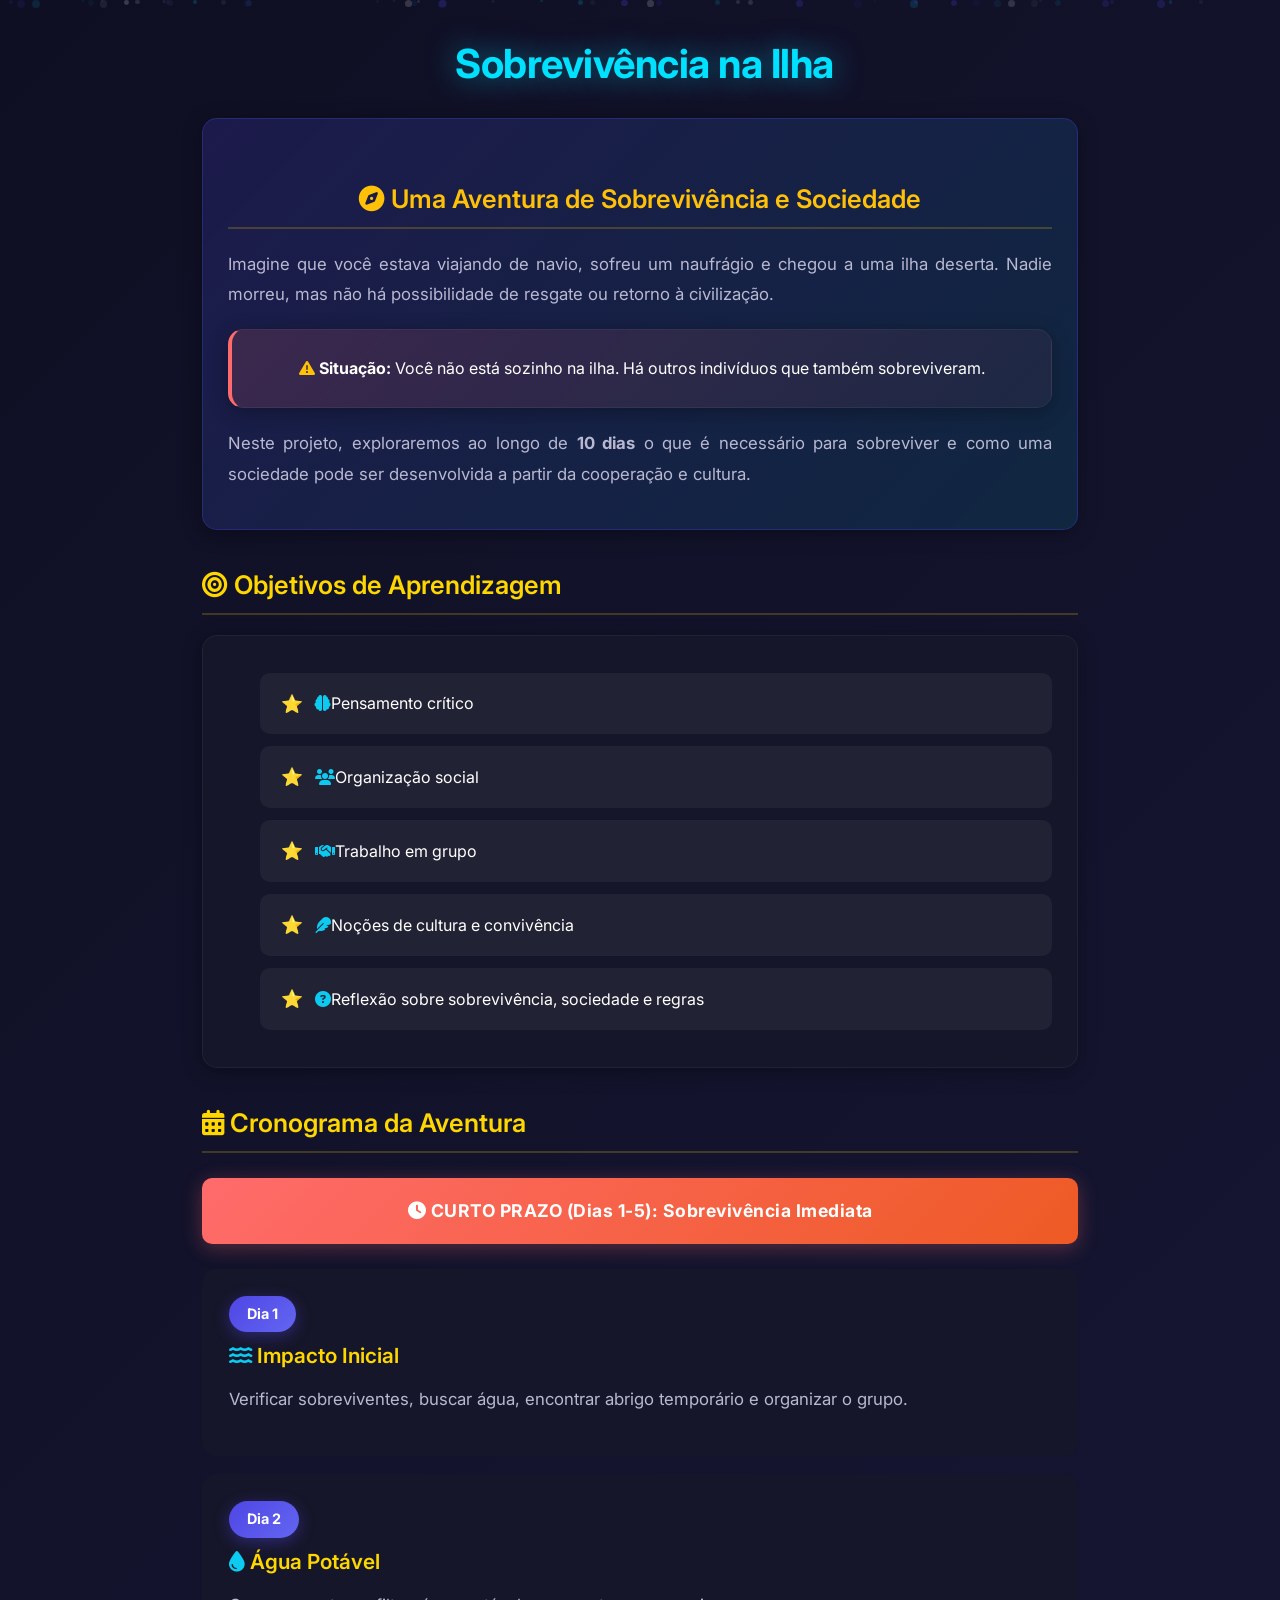
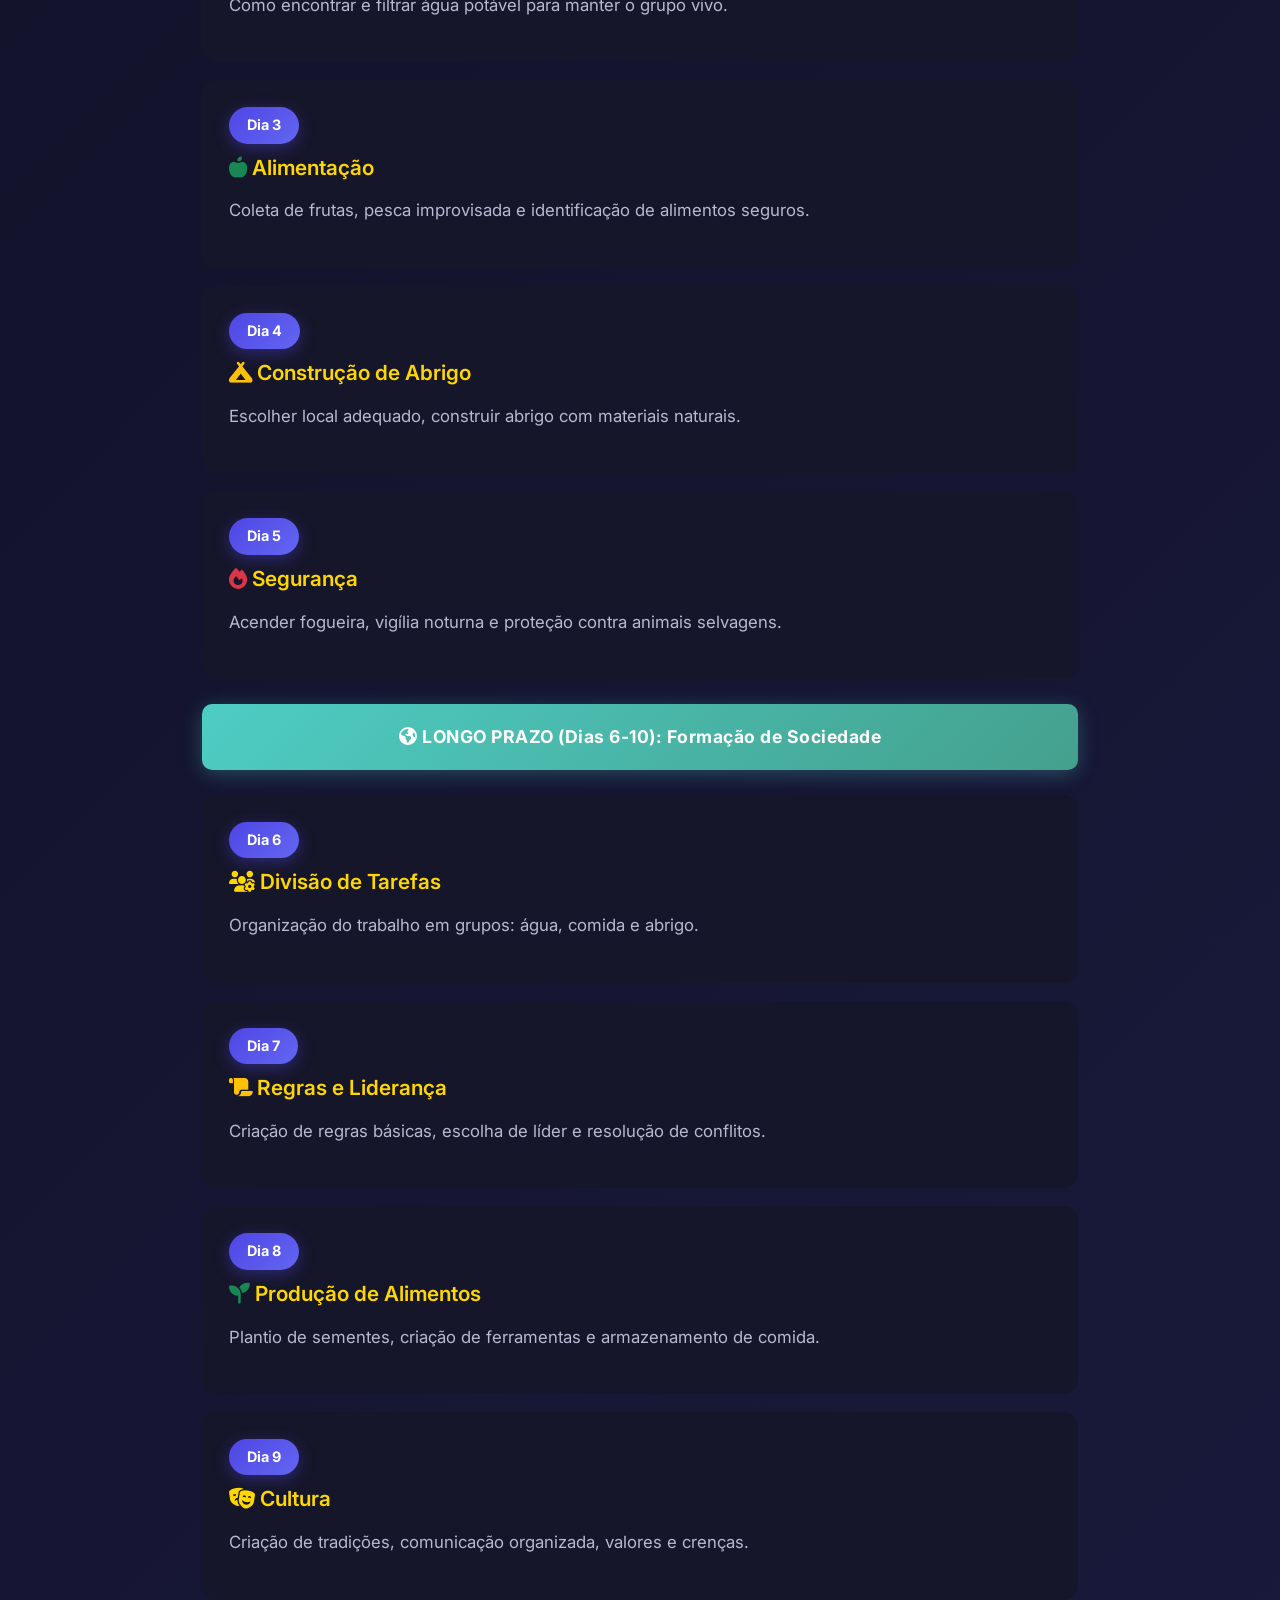
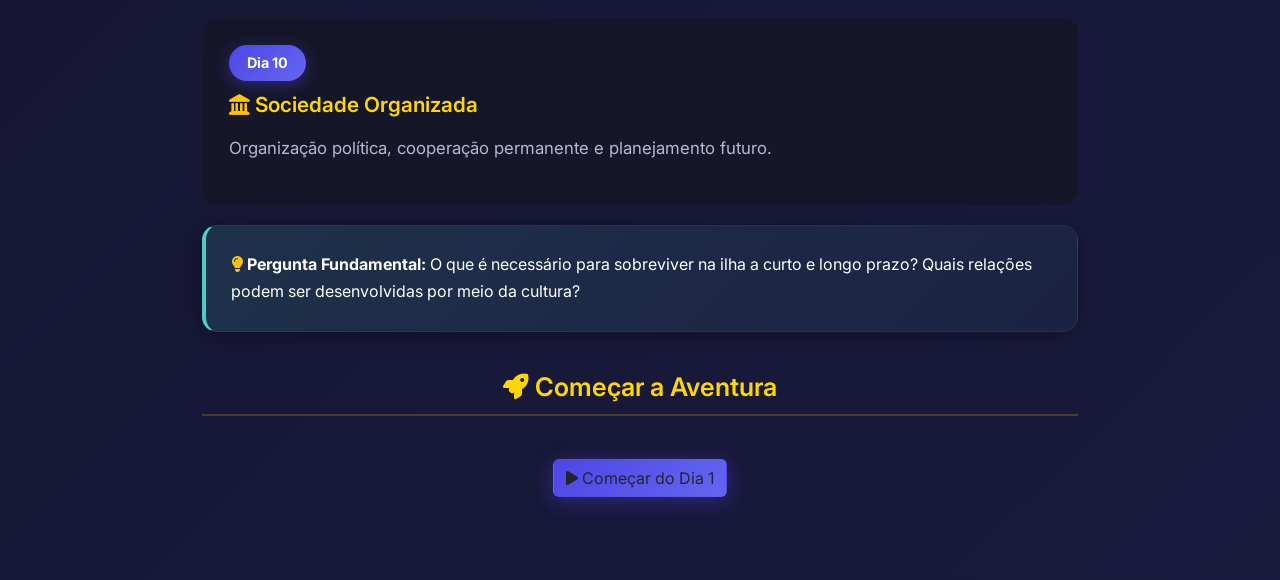
<file: index.html>
<!DOCTYPE html>
<html lang="pt-br">
<head>
    <!-- Meta tags para SEO e responsividade -->
    <meta charset="UTF-8">
    <meta name="viewport" content="width=device-width, initial-scale=1.0">
    <meta name="description" content="Projeto educacional sobre sobrevivência na ilha - Educação e Sociedade">
    <title>Sobrevivência na Ilha - Educação</title>
    
    <!-- Google Fonts - Inter -->
    <link rel="preconnect" href="https://fonts.googleapis.com">
    <link rel="preconnect" href="https://fonts.gstatic.com" crossorigin>
    <link href="https://fonts.googleapis.com/css2?family=Inter:wght@400;500;600;700&display=swap" rel="stylesheet">
    
    <!-- Bootstrap 5 CSS -->
    <link href="https://cdn.jsdelivr.net/npm/bootstrap@5.3.2/dist/css/bootstrap.min.css" rel="stylesheet">
    
    <!-- Font Awesome para ícones -->
    <link rel="stylesheet" href="https://cdnjs.cloudflare.com/ajax/libs/font-awesome/6.4.2/css/all.min.css">
    
    <!-- CSS personalizado -->
    <link rel="stylesheet" href="style.css">
</head>
<body>
    <!-- Container para partículas flutuantes -->
    <div id="particles-container"></div>

    <!-- Container principal -->
    <div class="container">
        <!-- Cabeçalho principal -->
        <header class="text-center mb-4">
            <h1 class="fade-in">
                <i class="fas fa-island-tropical"></i> Sobrevivência na Ilha
            </h1>
        </header>

        <!-- Seção de introdução -->
        <section class="intro fade-in fade-in-delay-1">
            <h2 class="text-warning">
                <i class="fas fa-compass"></i> Uma Aventura de Sobrevivência e Sociedade
            </h2>
            <p>Imagine que você estava viajando de navio, sofreu um naufrágio e chegou a uma ilha deserta. 
            Nadie morreu, mas não há possibilidade de resgate ou retorno à civilização.</p>
            
            <div class="warning fade-in fade-in-delay-2">
                <strong><i class="fas fa-triangle-exclamation text-warning"></i> Situação:</strong> 
                Você não está sozinho na ilha. Há outros indivíduos que também sobreviveram.
            </div>
            
            <p>Neste projeto, exploraremos ao longo de <strong>10 dias</strong> o que é necessário para sobreviver 
            e como uma sociedade pode ser desenvolvida a partir da cooperação e cultura.</p>
        </section>

        <!-- Seção de objetivos -->
        <section class="fade-in fade-in-delay-2">
            <h2><i class="fas fa-bullseye"></i> Objetivos de Aprendizagem</h2>
            <div class="section">
                <ul class="mb-0">
                    <li><i class="fas fa-brain text-info"></i> Pensamento crítico</li>
                    <li><i class="fas fa-users text-info"></i> Organização social</li>
                    <li><i class="fas fa-handshake text-info"></i> Trabalho em grupo</li>
                    <li><i class="fas fa-feather text-info"></i> Noções de cultura e convivência</li>
                    <li><i class="fas fa-question-circle text-info"></i> Reflexão sobre sobrevivência, sociedade e regras</li>
                </ul>
            </div>
        </section>

        <!-- Seção do cronograma -->
        <section class="fade-in fade-in-delay-3">
            <h2><i class="fas fa-calendar-days"></i> Cronograma da Aventura</h2>
            
            <!-- Fase de curto prazo -->
            <div class="phase short-term fade-in fade-in-delay-3">
                <i class="fas fa-clock"></i> CURTO PRAZO (Dias 1-5): Sobrevivência Imediata
            </div>

            <!-- Cards dos dias 1-5 -->
            <div class="day-card fade-in fade-in-delay-3" onclick="navigateTo(1)" role="button" tabindex="0">
                <span class="day-number">Dia 1</span>
                <h3><i class="fas fa-water text-info"></i> Impacto Inicial</h3>
                <p>Verificar sobreviventes, buscar água, encontrar abrigo temporário e organizar o grupo.</p>
            </div>

            <div class="day-card fade-in fade-in-delay-4" onclick="navigateTo(2)" role="button" tabindex="0">
                <span class="day-number">Dia 2</span>
                <h3><i class="fas fa-droplet text-info"></i> Água Potável</h3>
                <p>Como encontrar e filtrar água potável para manter o grupo vivo.</p>
            </div>

            <div class="day-card fade-in fade-in-delay-4" onclick="navigateTo(3)" role="button" tabindex="0">
                <span class="day-number">Dia 3</span>
                <h3><i class="fas fa-apple-whole text-success"></i> Alimentação</h3>
                <p>Coleta de frutas, pesca improvisada e identificação de alimentos seguros.</p>
            </div>

            <div class="day-card fade-in fade-in-delay-5" onclick="navigateTo(4)" role="button" tabindex="0">
                <span class="day-number">Dia 4</span>
                <h3><i class="fas fa-campground text-warning"></i> Construção de Abrigo</h3>
                <p>Escolher local adequado, construir abrigo com materiais naturais.</p>
            </div>

            <div class="day-card fade-in fade-in-delay-5" onclick="navigateTo(5)" role="button" tabindex="0">
                <span class="day-number">Dia 5</span>
                <h3><i class="fas fa-fire text-danger"></i> Segurança</h3>
                <p>Acender fogueira, vigília noturna e proteção contra animais selvagens.</p>
            </div>

            <!-- Fase de longo prazo -->
            <div class="phase long-term fade-in fade-in-delay-5">
                <i class="fas fa-globe-americas"></i> LONGO PRAZO (Dias 6-10): Formação de Sociedade
            </div>

            <!-- Cards dos dias 6-10 -->
            <div class="day-card fade-in fade-in-delay-5" onclick="navigateTo(6)" role="button" tabindex="0">
                <span class="day-number">Dia 6</span>
                <h3><i class="fas fa-users-gear"></i> Divisão de Tarefas</h3>
                <p>Organização do trabalho em grupos: água, comida e abrigo.</p>
            </div>

            <div class="day-card fade-in" onclick="navigateTo(7)" role="button" tabindex="0">
                <span class="day-number">Dia 7</span>
                <h3><i class="fas fa-scroll text-warning"></i> Regras e Liderança</h3>
                <p>Criação de regras básicas, escolha de líder e resolução de conflitos.</p>
            </div>

            <div class="day-card fade-in" onclick="navigateTo(8)" role="button" tabindex="0">
                <span class="day-number">Dia 8</span>
                <h3><i class="fas fa-seedling text-success"></i> Produção de Alimentos</h3>
                <p>Plantio de sementes, criação de ferramentas e armazenamento de comida.</p>
            </div>

            <div class="day-card fade-in" onclick="navigateTo(9)" role="button" tabindex="0">
                <span class="day-number">Dia 9</span>
                <h3><i class="fas fa-masks-theater text-purple"></i> Cultura</h3>
                <p>Criação de tradições, comunicação organizada, valores e crenças.</p>
            </div>

            <div class="day-card fade-in" onclick="navigateTo(10)" role="button" tabindex="0">
                <span class="day-number">Dia 10</span>
                <h3><i class="fas fa-landmark text-warning"></i> Sociedade Organizada</h3>
                <p>Organização política, cooperação permanente e planejamento futuro.</p>
            </div>

            <!-- Pergunta fundamental -->
            <div class="success fade-in">
                <strong><i class="fas fa-lightbulb text-warning"></i> Pergunta Fundamental:</strong> 
                O que é necessário para sobreviver na ilha a curto e longo prazo? 
                Quais relações podem ser desenvolvidas por meio da cultura?
            </div>
        </section>

        <!-- Seção para começar -->
        <section class="text-center fade-in">
            <h2><i class="fas fa-rocket"></i> Começar a Aventura</h2>
            <div class="btn-container">
                <button class="btn" onclick="navigateTo(1)">
                    <i class="fas fa-play"></i> Começar do Dia 1
                </button>
            </div>
        </section>
    </div>

    <!-- Bootstrap 5 JS Bundle -->
    <script src="https://cdn.jsdelivr.net/npm/bootstrap@5.3.2/dist/js/bootstrap.bundle.min.js"></script>
    
    <!-- JavaScript personalizado -->
    <script src="script.js"></script>
</body>
</html>
</file>
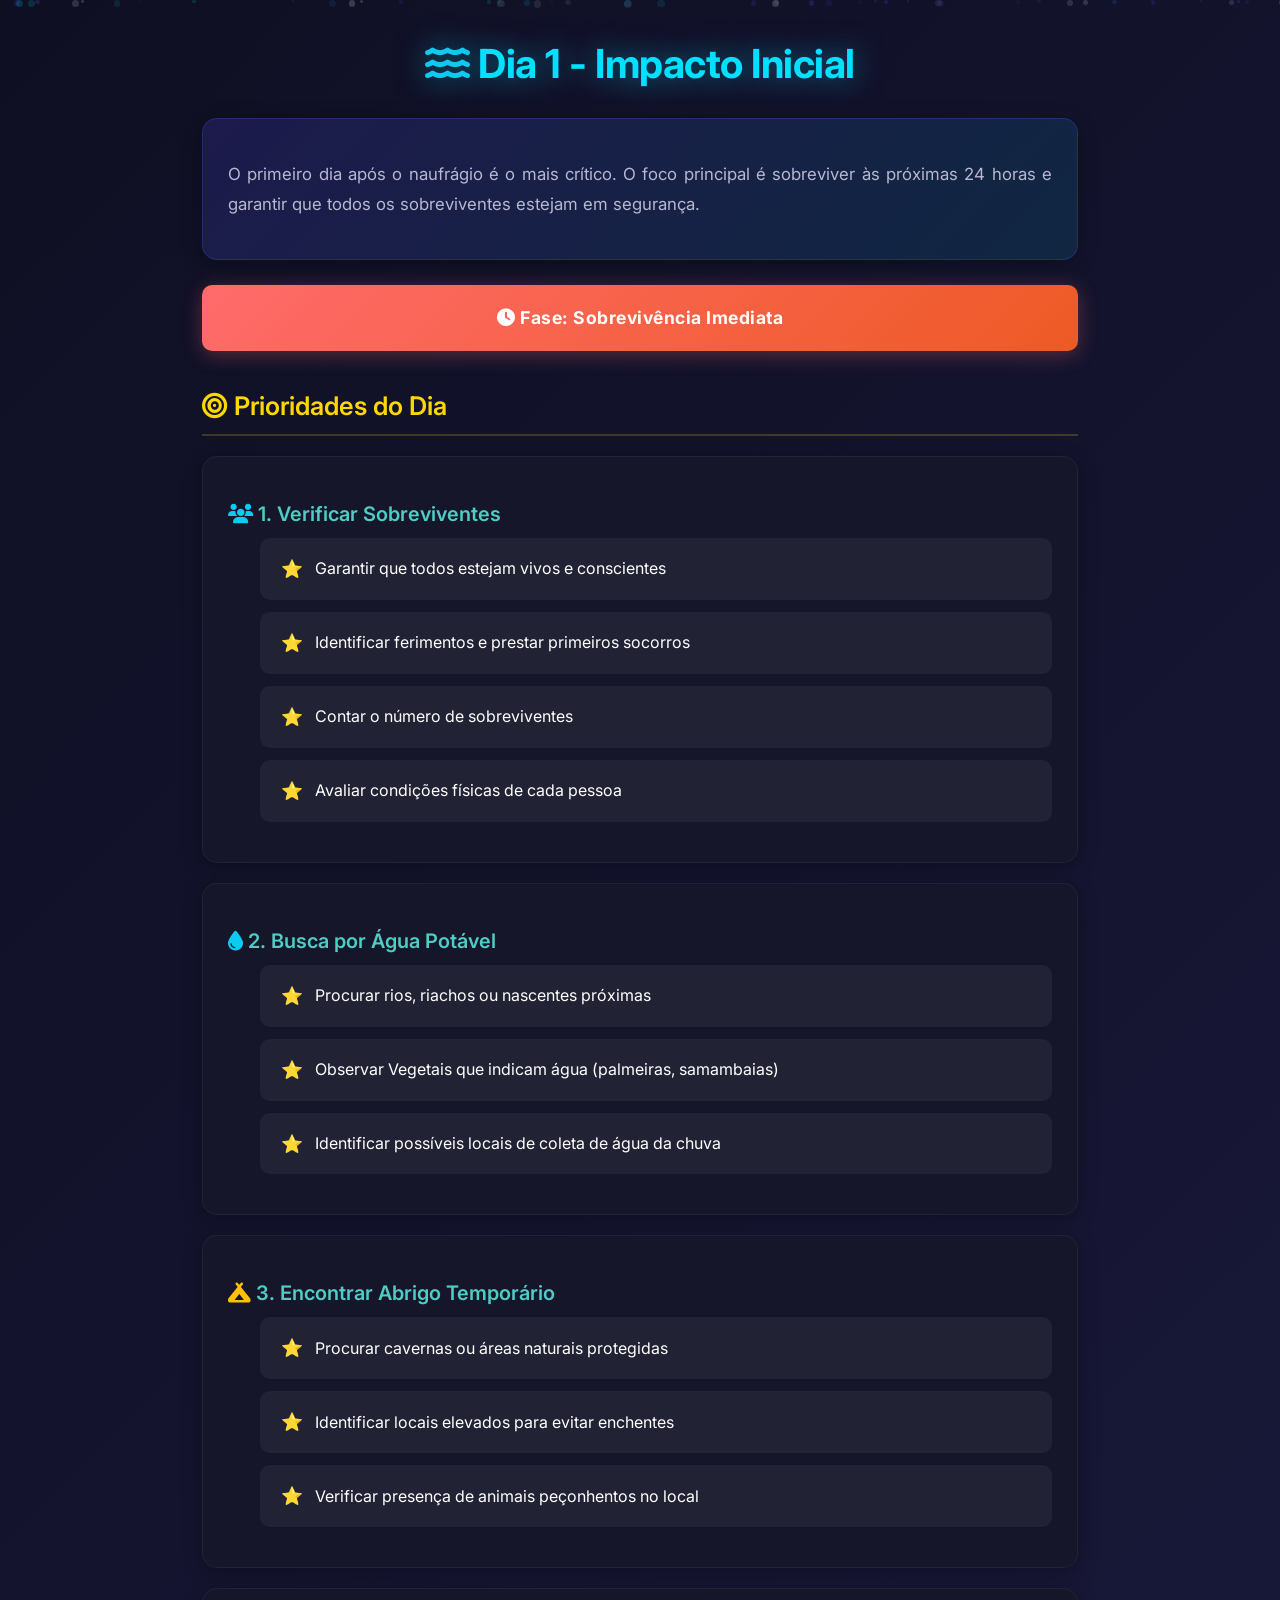
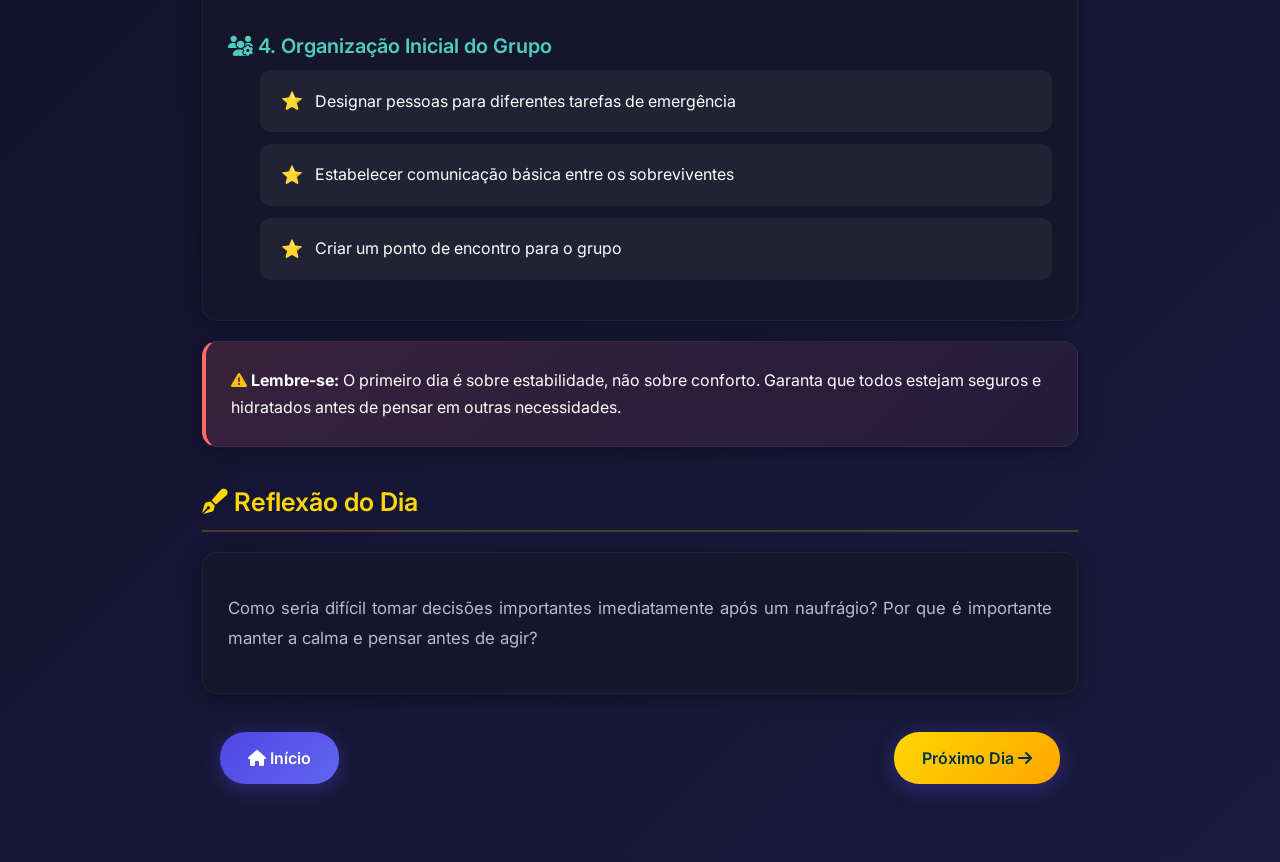
<file: dia1.html>
<!DOCTYPE html>
<html lang="pt-br">
<head>
    <!-- Meta tags para SEO e responsividade -->
    <meta charset="UTF-8">
    <meta name="viewport" content="width=device-width, initial-scale=1.0">
    <meta name="description" content="Dia 1 - Impacto Inicial | Sobrevivência na Ilha">
    <title>Dia 1 - Impacto Inicial</title>
    
    <!-- Google Fonts - Inter -->
    <link rel="preconnect" href="https://fonts.googleapis.com">
    <link rel="preconnect" href="https://fonts.gstatic.com" crossorigin>
    <link href="https://fonts.googleapis.com/css2?family=Inter:wght@400;500;600;700&display=swap" rel="stylesheet">
    
    <!-- Bootstrap 5 CSS -->
    <link href="https://cdn.jsdelivr.net/npm/bootstrap@5.3.2/dist/css/bootstrap.min.css" rel="stylesheet">
    
    <!-- Font Awesome para ícones -->
    <link rel="stylesheet" href="https://cdnjs.cloudflare.com/ajax/libs/font-awesome/6.4.2/css/all.min.css">
    
    <!-- CSS personalizado -->
    <link rel="stylesheet" href="style.css">
</head>
<body>
    <!-- Container para partículas flutuantes -->
    <div id="particles-container"></div>

    <div class="container">
        <!-- Cabeçalho -->
        <header class="text-center mb-4">
            <h1 class="fade-in">
                <i class="fas fa-water text-info"></i> Dia 1 - Impacto Inicial
            </h1>
        </header>

        <!-- Introdução -->
        <section class="intro fade-in fade-in-delay-1">
            <p>O primeiro dia após o naufrágio é o mais crítico. O foco principal é sobreviver às próximas 24 horas 
            e garantir que todos os sobreviventes estejam em segurança.</p>
        </section>

        <!-- Fase -->
        <div class="phase short-term fade-in fade-in-delay-2">
            <i class="fas fa-clock"></i> Fase: Sobrevivência Imediata
        </div>

        <!-- Prioridades -->
        <section class="fade-in fade-in-delay-2">
            <h2><i class="fas fa-bullseye"></i> Prioridades do Dia</h2>
            
            <div class="section fade-in fade-in-delay-2">
                <h3><i class="fas fa-users text-info"></i> 1. Verificar Sobreviventes</h3>
                <ul>
                    <li>Garantir que todos estejam vivos e conscientes</li>
                    <li>Identificar ferimentos e prestar primeiros socorros</li>
                    <li>Contar o número de sobreviventes</li>
                    <li>Avaliar condições físicas de cada pessoa</li>
                </ul>
            </div>

            <div class="section fade-in fade-in-delay-3">
                <h3><i class="fas fa-droplet text-info"></i> 2. Busca por Água Potável</h3>
                <ul>
                    <li>Procurar rios, riachos ou nascentes próximas</li>
                    <li>Observar Vegetais que indicam água (palmeiras, samambaias)</li>
                    <li>Identificar possíveis locais de coleta de água da chuva</li>
                </ul>
            </div>

            <div class="section fade-in fade-in-delay-3">
                <h3><i class="fas fa-campground text-warning"></i> 3. Encontrar Abrigo Temporário</h3>
                <ul>
                    <li>Procurar cavernas ou áreas naturais protegidas</li>
                    <li>Identificar locais elevados para evitar enchentes</li>
                    <li>Verificar presença de animais peçonhentos no local</li>
                </ul>
            </div>

            <div class="section fade-in fade-in-delay-4">
                <h3><i class="fas fa-users-gear"></i> 4. Organização Inicial do Grupo</h3>
                <ul>
                    <li>Designar pessoas para diferentes tarefas de emergência</li>
                    <li>Estabelecer comunicação básica entre os sobreviventes</li>
                    <li>Criar um ponto de encontro para o grupo</li>
                </ul>
            </div>
        </section>

        <!-- Lembrete -->
        <div class="warning fade-in fade-in-delay-4">
            <strong><i class="fas fa-triangle-exclamation text-warning"></i> Lembre-se:</strong> 
            O primeiro dia é sobre estabilidade, não sobre conforto. 
            Garanta que todos estejam seguros e hidratados antes de pensar em outras necessidades.
        </div>

        <!-- Reflexão -->
        <section class="fade-in fade-in-delay-5">
            <h2><i class="fas fa-pen-fancy"></i> Reflexão do Dia</h2>
            <div class="section">
                <p>Como seria difícil tomar decisões importantes imediatamente após um naufrágio? 
                Por que é importante manter a calma e pensar antes de agir?</p>
            </div>
        </section>

        <!-- Navegação -->
        <nav id="navigation" class="fade-in"></nav>
    </div>

    <!-- Bootstrap 5 JS Bundle -->
    <script src="https://cdn.jsdelivr.net/npm/bootstrap@5.3.2/dist/js/bootstrap.bundle.min.js"></script>
    
    <!-- JavaScript personalizado -->
    <script src="script.js"></script>
</body>
</html>
</file>
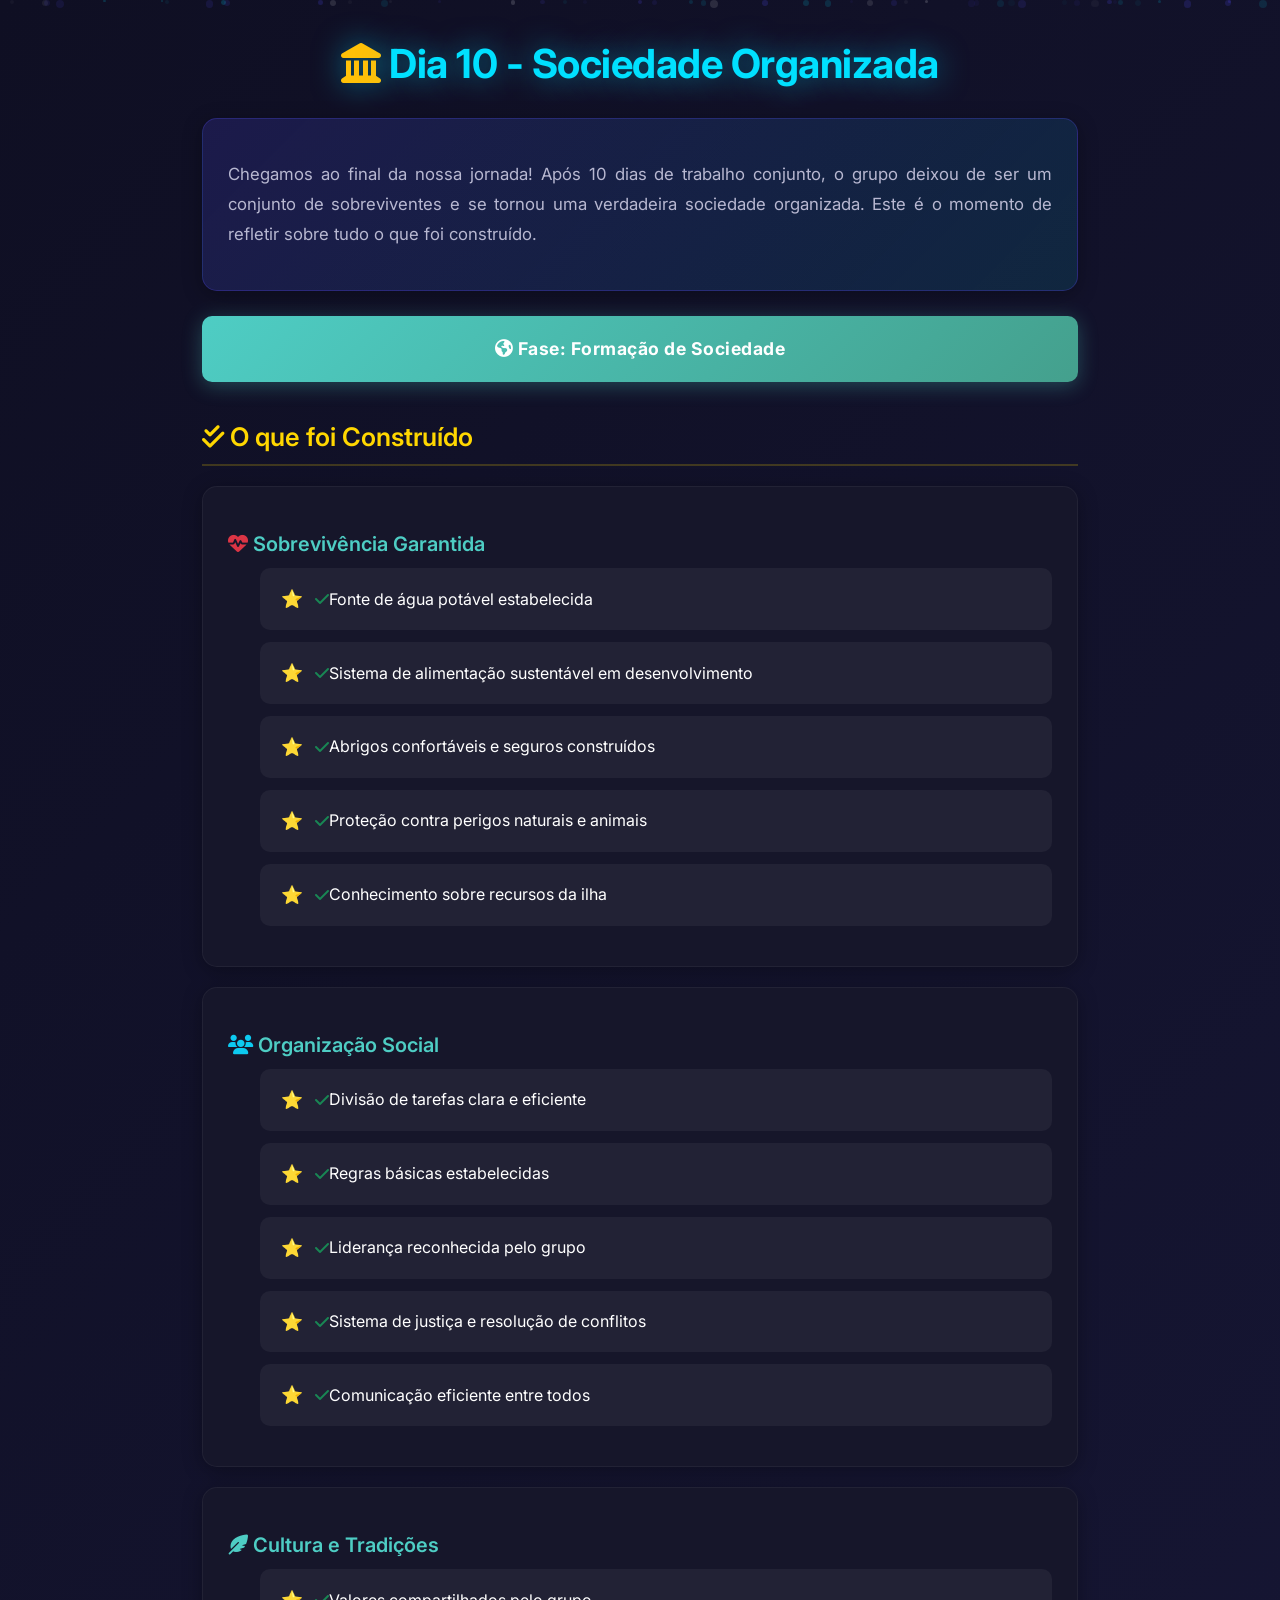
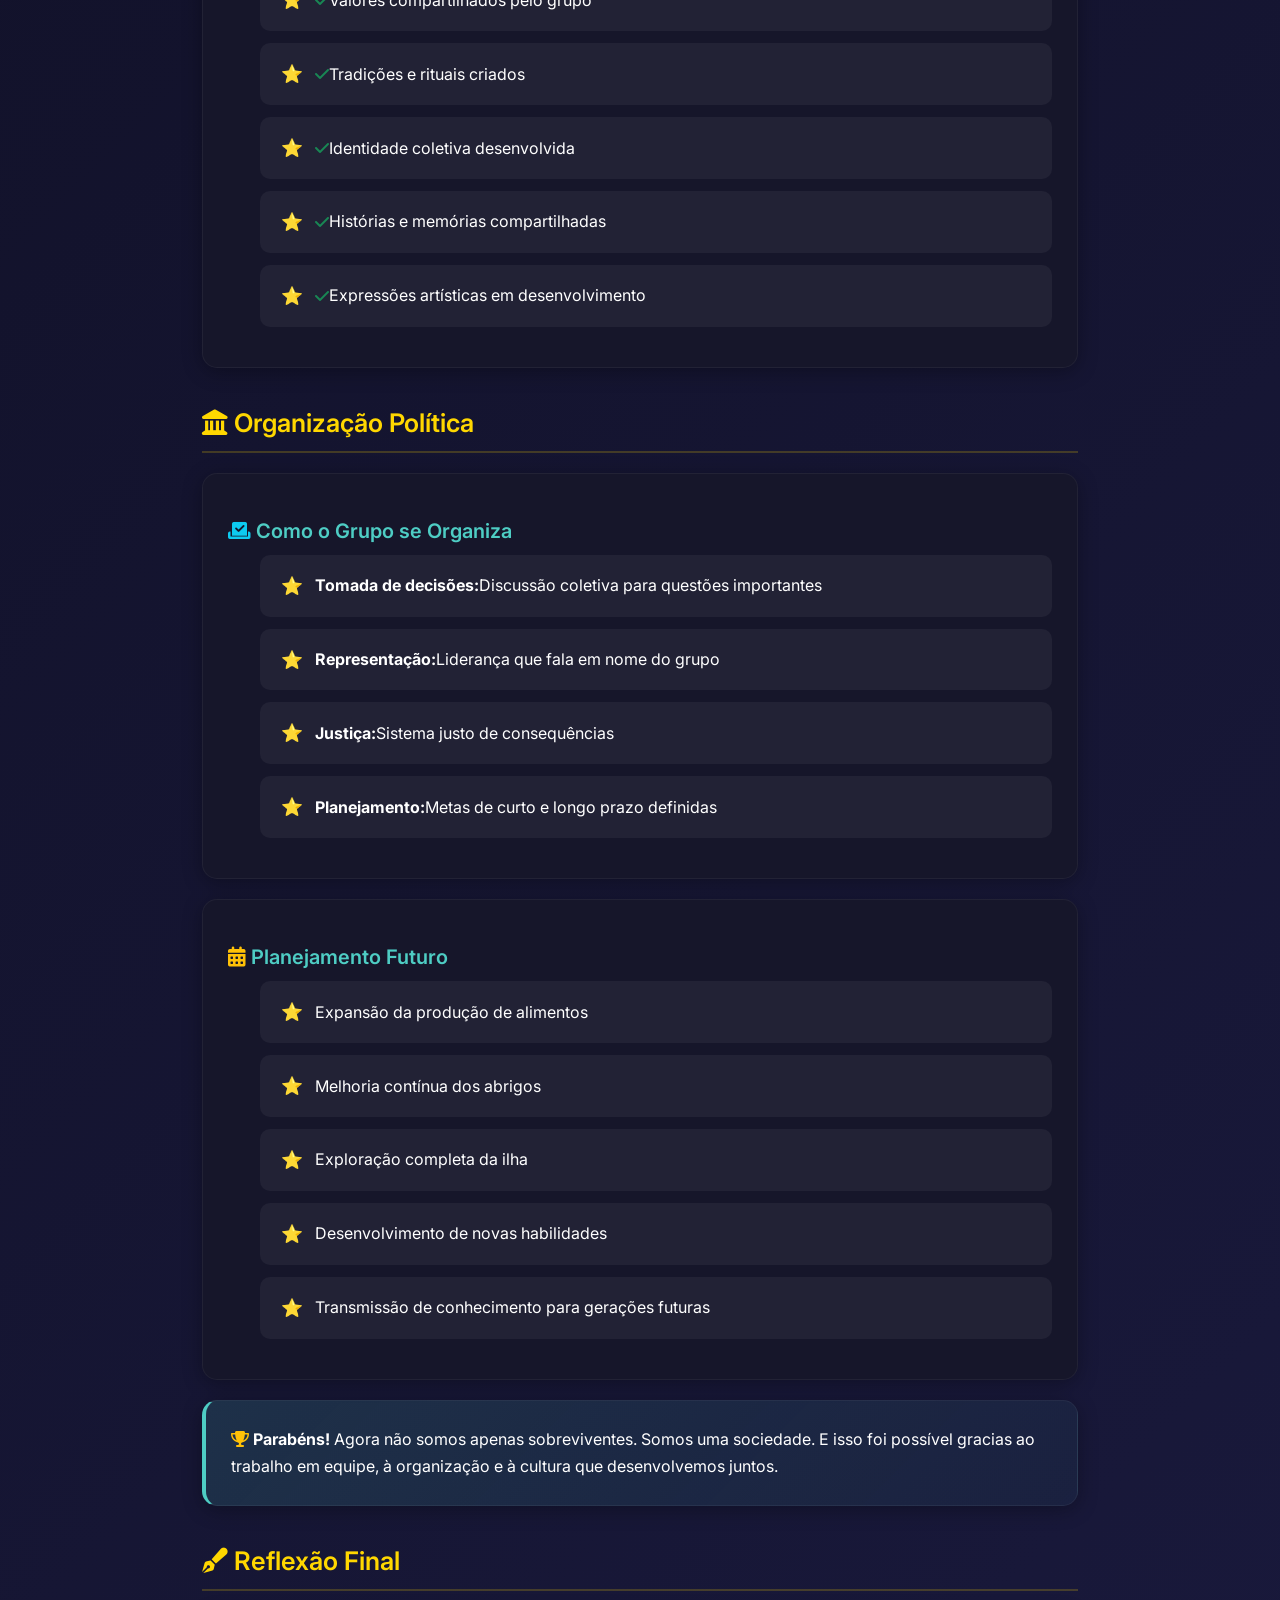
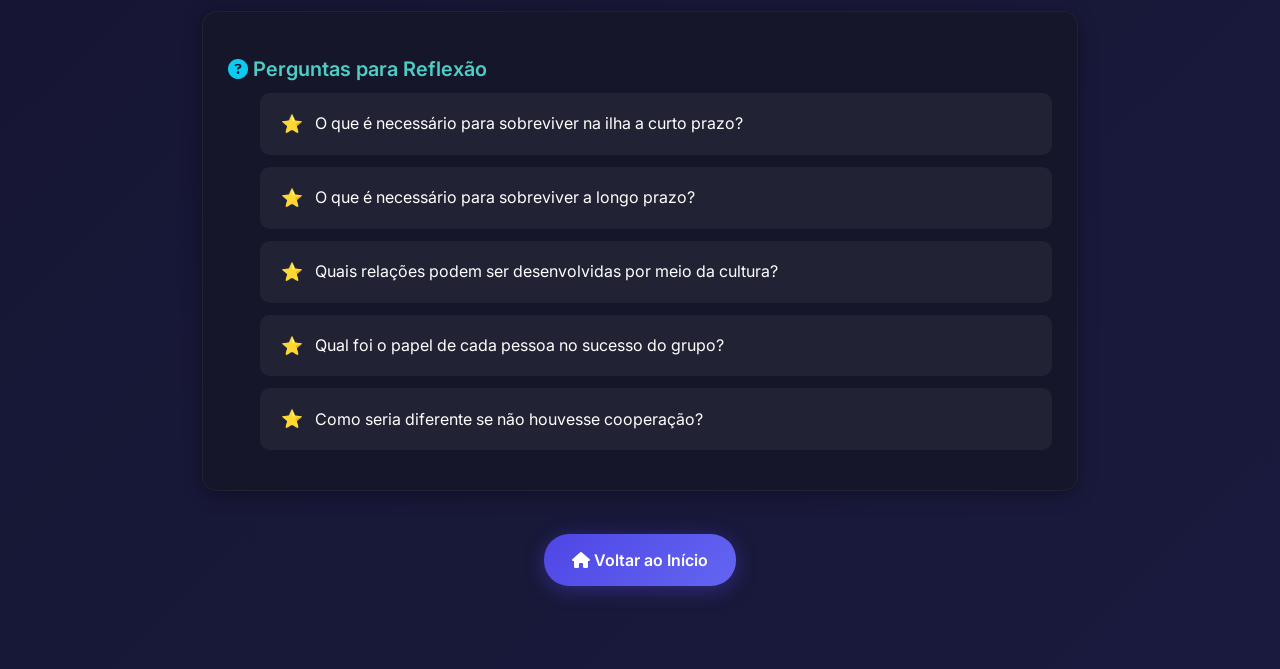
<file: dia10.html>
<!DOCTYPE html>
<html lang="pt-br">
<head>
    <!-- Meta tags para SEO e responsividade -->
    <meta charset="UTF-8">
    <meta name="viewport" content="width=device-width, initial-scale=1.0">
    <meta name="description" content="Dia 10 - Sociedade Organizada | Sobrevivência na Ilha">
    <title>Dia 10 - Sociedade Organizada</title>
    
    <!-- Google Fonts - Inter -->
    <link rel="preconnect" href="https://fonts.googleapis.com">
    <link rel="preconnect" href="https://fonts.gstatic.com" crossorigin>
    <link href="https://fonts.googleapis.com/css2?family=Inter:wght@400;500;600;700&display=swap" rel="stylesheet">
    
    <!-- Bootstrap 5 CSS -->
    <link href="https://cdn.jsdelivr.net/npm/bootstrap@5.3.2/dist/css/bootstrap.min.css" rel="stylesheet">
    
    <!-- Font Awesome para ícones -->
    <link rel="stylesheet" href="https://cdnjs.cloudflare.com/ajax/libs/font-awesome/6.4.2/css/all.min.css">
    
    <!-- CSS personalizado -->
    <link rel="stylesheet" href="style.css">
</head>
<body>
    <!-- Container para partículas flutuantes -->
    <div id="particles-container"></div>

    <div class="container">
        <!-- Cabeçalho -->
        <header class="text-center mb-4">
            <h1 class="fade-in">
                <i class="fas fa-landmark text-warning"></i> Dia 10 - Sociedade Organizada
            </h1>
        </header>

        <!-- Introdução -->
        <section class="intro fade-in fade-in-delay-1">
            <p>Chegamos ao final da nossa jornada! Após 10 dias de trabalho conjunto, o grupo 
            deixou de ser um conjunto de sobreviventes e se tornou uma verdadeira sociedade 
            organizada. Este é o momento de refletir sobre tudo o que foi construído.</p>
        </section>

        <!-- Fase -->
        <div class="phase long-term fade-in fade-in-delay-2">
            <i class="fas fa-globe-americas"></i> Fase: Formação de Sociedade
        </div>

        <!-- O que foi construído -->
        <section class="fade-in fade-in-delay-2">
            <h2><i class="fas fa-check-double"></i> O que foi Construído</h2>
            
            <div class="section fade-in fade-in-delay-2">
                <h3><i class="fas fa-heartbeat text-danger"></i> Sobrevivência Garantida</h3>
                <ul>
                    <li><i class="fas fa-check text-success"></i> Fonte de água potável estabelecida</li>
                    <li><i class="fas fa-check text-success"></i> Sistema de alimentação sustentável em desenvolvimento</li>
                    <li><i class="fas fa-check text-success"></i> Abrigos confortáveis e seguros construídos</li>
                    <li><i class="fas fa-check text-success"></i> Proteção contra perigos naturais e animais</li>
                    <li><i class="fas fa-check text-success"></i> Conhecimento sobre recursos da ilha</li>
                </ul>
            </div>

            <div class="section fade-in fade-in-delay-3">
                <h3><i class="fas fa-users text-info"></i> Organização Social</h3>
                <ul>
                    <li><i class="fas fa-check text-success"></i> Divisão de tarefas clara e eficiente</li>
                    <li><i class="fas fa-check text-success"></i> Regras básicas estabelecidas</li>
                    <li><i class="fas fa-check text-success"></i> Liderança reconhecida pelo grupo</li>
                    <li><i class="fas fa-check text-success"></i> Sistema de justiça e resolução de conflitos</li>
                    <li><i class="fas fa-check text-success"></i> Comunicação eficiente entre todos</li>
                </ul>
            </div>

            <div class="section fade-in fade-in-delay-3">
                <h3><i class="fas fa-feather-alt text-purple"></i> Cultura e Tradições</h3>
                <ul>
                    <li><i class="fas fa-check text-success"></i> Valores compartilhados pelo grupo</li>
                    <li><i class="fas fa-check text-success"></i> Tradições e rituais criados</li>
                    <li><i class="fas fa-check text-success"></i> Identidade coletiva desenvolvida</li>
                    <li><i class="fas fa-check text-success"></i> Histórias e memórias compartilhadas</li>
                    <li><i class="fas fa-check text-success"></i> Expressões artísticas em desenvolvimento</li>
                </ul>
            </div>
        </section>

        <!-- Organização política -->
        <section class="fade-in fade-in-delay-4">
            <h2><i class="fas fa-landmark"></i> Organização Política</h2>

            <div class="section fade-in fade-in-delay-4">
                <h3><i class="fas fa-vote-yea text-info"></i> Como o Grupo se Organiza</h3>
                <ul>
                    <li><strong>Tomada de decisões:</strong> Discussão coletiva para questões importantes</li>
                    <li><strong>Representação:</strong> Liderança que fala em nome do grupo</li>
                    <li><strong>Justiça:</strong> Sistema justo de consequências</li>
                    <li><strong>Planejamento:</strong> Metas de curto e longo prazo definidas</li>
                </ul>
            </div>

            <div class="section fade-in fade-in-delay-5">
                <h3><i class="fas fa-calendar-alt text-warning"></i> Planejamento Futuro</h3>
                <ul>
                    <li>Expansão da produção de alimentos</li>
                    <li>Melhoria contínua dos abrigos</li>
                    <li>Exploração completa da ilha</li>
                    <li>Desenvolvimento de novas habilidades</li>
                    <li>Transmissão de conhecimento para gerações futuras</li>
                </ul>
            </div>
        </section>

        <!-- Parabéns -->
        <div class="success fade-in fade-in-delay-5">
            <strong><i class="fas fa-trophy text-warning"></i> Parabéns!</strong> Agora não somos apenas sobreviventes. 
            Somos uma sociedade. E isso foi possível gracias ao trabalho em equipe, 
            à organização e à cultura que desenvolvemos juntos.
        </div>

        <!-- Reflexão final -->
        <section class="fade-in">
            <h2><i class="fas fa-pen-fancy"></i> Reflexão Final</h2>
            <div class="section">
                <h3><i class="fas fa-question-circle text-info"></i> Perguntas para Reflexão</h3>
                <ul>
                    <li>O que é necessário para sobreviver na ilha a curto prazo?</li>
                    <li>O que é necessário para sobreviver a longo prazo?</li>
                    <li>Quais relações podem ser desenvolvidas por meio da cultura?</li>
                    <li>Qual foi o papel de cada pessoa no sucesso do grupo?</li>
                    <li>Como seria diferente se não houvesse cooperação?</li>
                </ul>
            </div>
        </section>

        <!-- Botão voltar -->
        <div class="btn-container fade-in">
            <a href="index.html" class="btn">
                <i class="fas fa-home"></i> Voltar ao Início
            </a>
        </div>
    </div>

    <!-- Bootstrap 5 JS Bundle -->
    <script src="https://cdn.jsdelivr.net/npm/bootstrap@5.3.2/dist/js/bootstrap.bundle.min.js"></script>
    
    <!-- JavaScript personalizado -->
    <script src="script.js"></script>
</body>
</html>
</file>
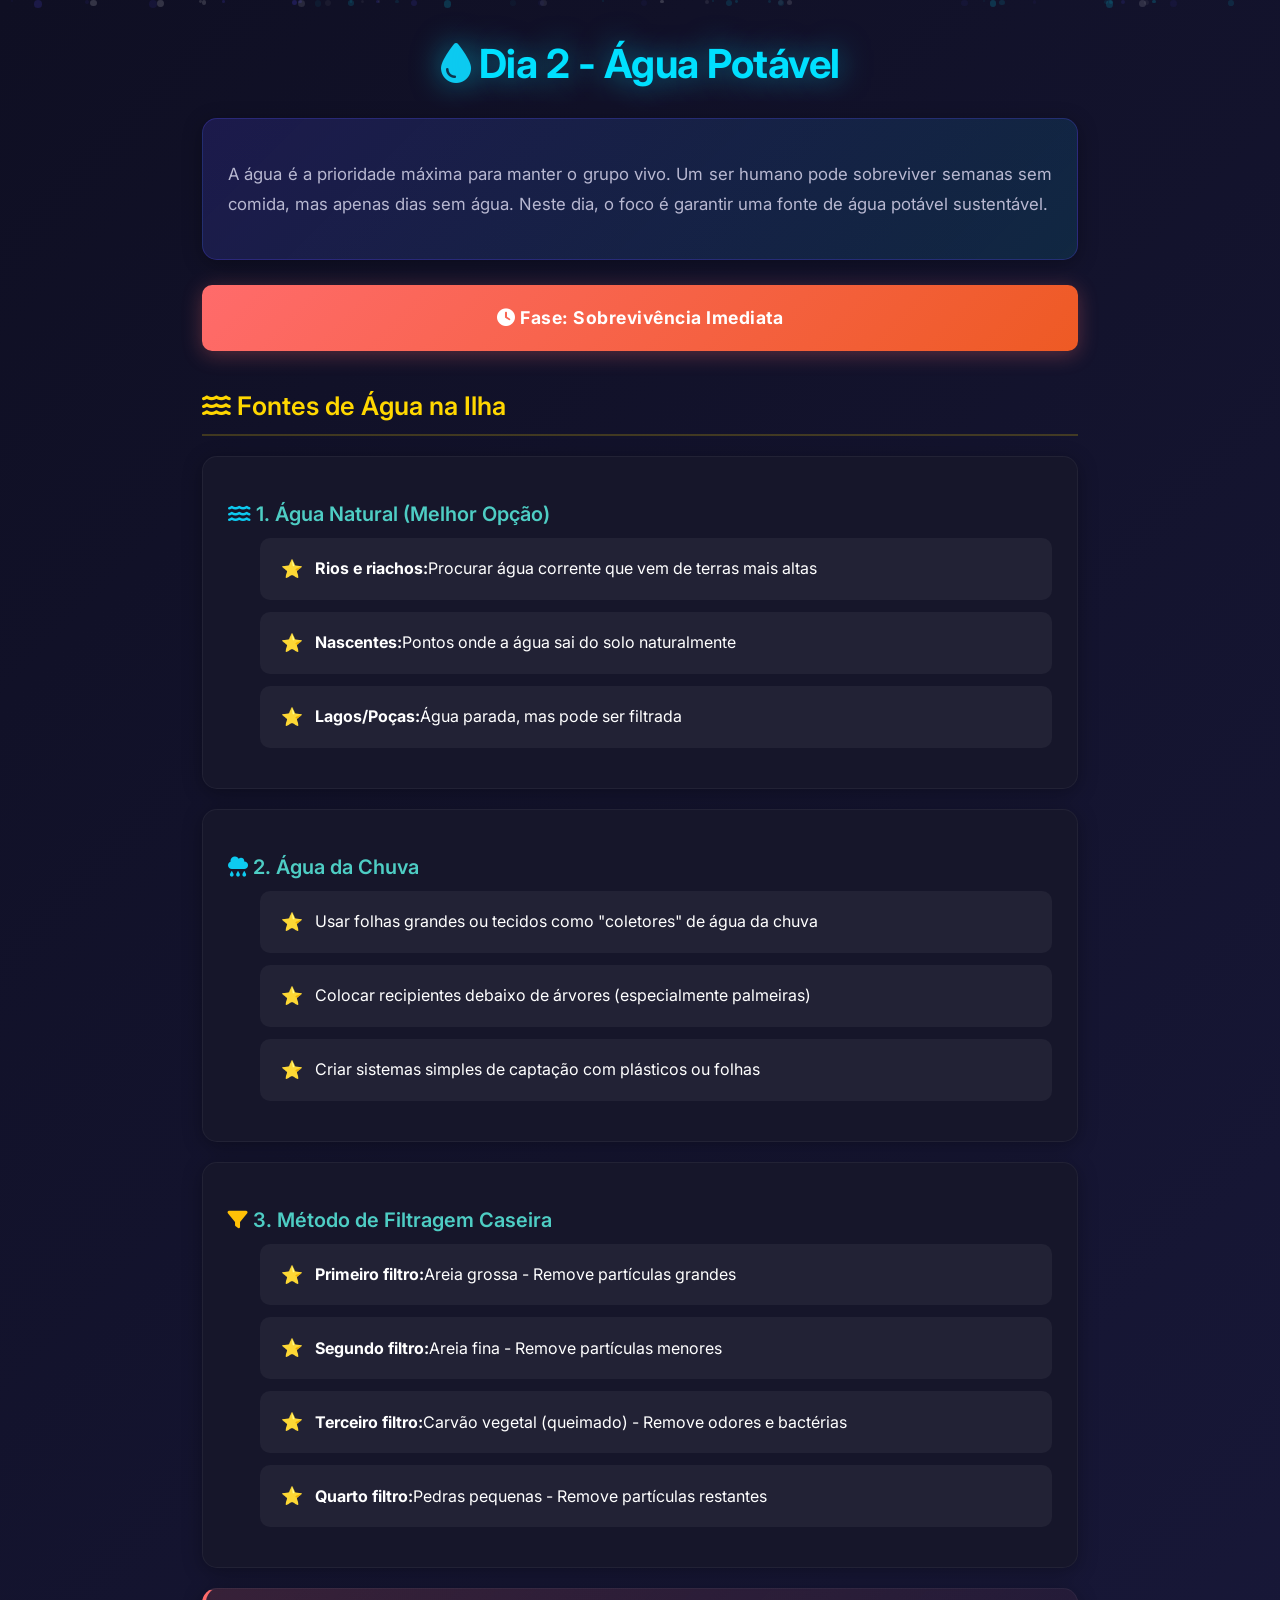
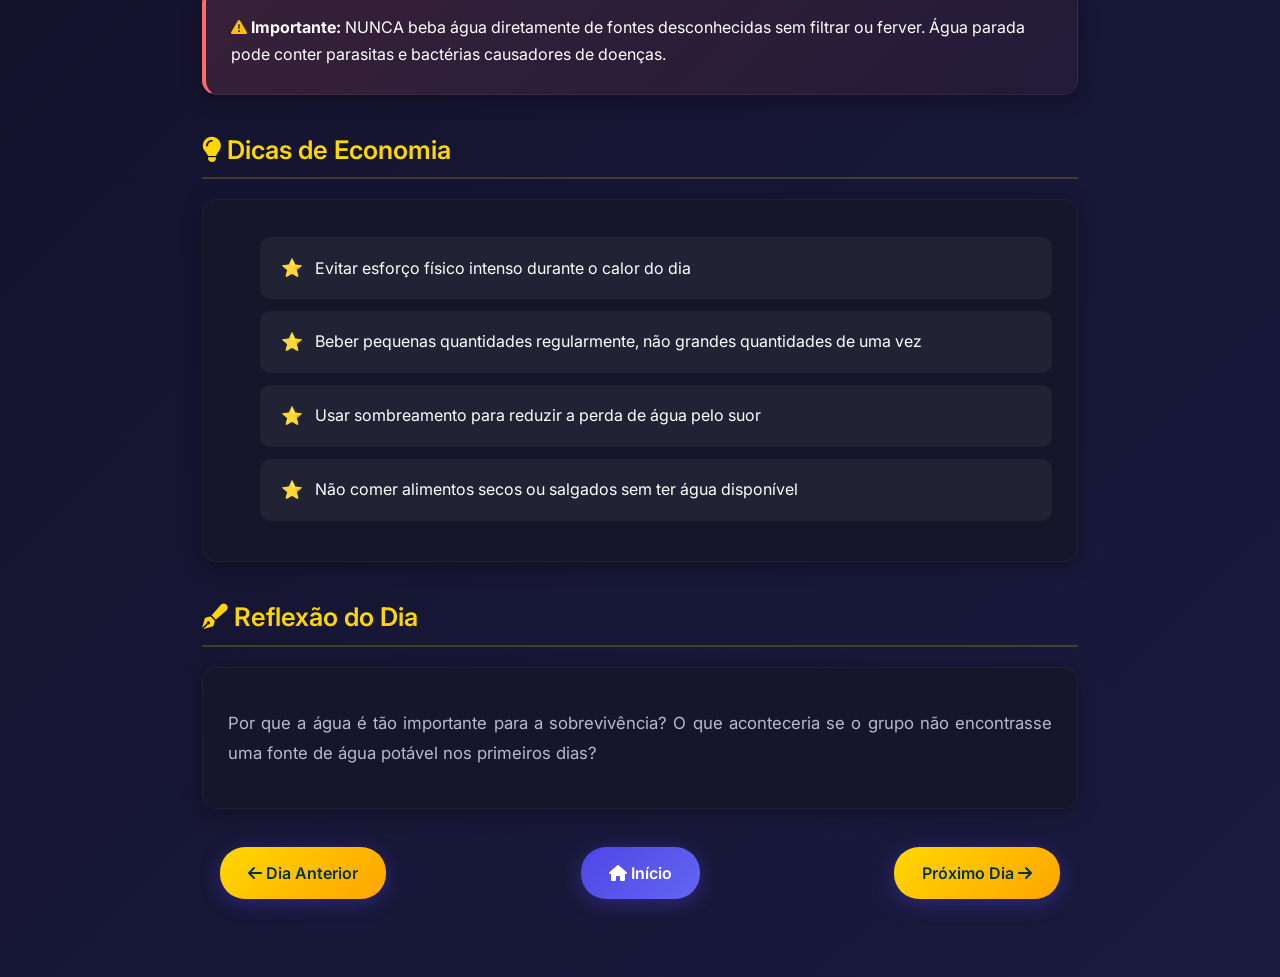
<file: dia2.html>
<!DOCTYPE html>
<html lang="pt-br">
<head>
    <!-- Meta tags para SEO e responsividade -->
    <meta charset="UTF-8">
    <meta name="viewport" content="width=device-width, initial-scale=1.0">
    <meta name="description" content="Dia 2 - Água Potável | Sobrevivência na Ilha">
    <title>Dia 2 - Água Potável</title>
    
    <!-- Google Fonts - Inter -->
    <link rel="preconnect" href="https://fonts.googleapis.com">
    <link rel="preconnect" href="https://fonts.gstatic.com" crossorigin>
    <link href="https://fonts.googleapis.com/css2?family=Inter:wght@400;500;600;700&display=swap" rel="stylesheet">
    
    <!-- Bootstrap 5 CSS -->
    <link href="https://cdn.jsdelivr.net/npm/bootstrap@5.3.2/dist/css/bootstrap.min.css" rel="stylesheet">
    
    <!-- Font Awesome para ícones -->
    <link rel="stylesheet" href="https://cdnjs.cloudflare.com/ajax/libs/font-awesome/6.4.2/css/all.min.css">
    
    <!-- CSS personalizado -->
    <link rel="stylesheet" href="style.css">
</head>
<body>
    <!-- Container para partículas flutuantes -->
    <div id="particles-container"></div>

    <div class="container">
        <!-- Cabeçalho -->
        <header class="text-center mb-4">
            <h1 class="fade-in">
                <i class="fas fa-droplet text-info"></i> Dia 2 - Água Potável
            </h1>
        </header>

        <!-- Introdução -->
        <section class="intro fade-in fade-in-delay-1">
            <p>A água é a prioridade máxima para manter o grupo vivo. Um ser humano pode sobreviver 
            semanas sem comida, mas apenas dias sem água. Neste dia, o foco é garantir uma fonte 
            de água potável sustentável.</p>
        </section>

        <!-- Fase -->
        <div class="phase short-term fade-in fade-in-delay-2">
            <i class="fas fa-clock"></i> Fase: Sobrevivência Imediata
        </div>

        <!-- Fontes de água -->
        <section class="fade-in fade-in-delay-2">
            <h2><i class="fas fa-water"></i> Fontes de Água na Ilha</h2>
            
            <div class="section fade-in fade-in-delay-2">
                <h3><i class="fas fa-water text-info"></i> 1. Água Natural (Melhor Opção)</h3>
                <ul>
                    <li><strong>Rios e riachos:</strong> Procurar água corrente que vem de terras mais altas</li>
                    <li><strong>Nascentes:</strong> Pontos onde a água sai do solo naturalmente</li>
                    <li><strong>Lagos/Poças:</strong> Água parada, mas pode ser filtrada</li>
                </ul>
            </div>

            <div class="section fade-in fade-in-delay-3">
                <h3><i class="fas fa-cloud-rain text-info"></i> 2. Água da Chuva</h3>
                <ul>
                    <li>Usar folhas grandes ou tecidos como "coletores" de água da chuva</li>
                    <li>Colocar recipientes debaixo de árvores (especialmente palmeiras)</li>
                    <li>Criar sistemas simples de captação com plásticos ou folhas</li>
                </ul>
            </div>

            <div class="section fade-in fade-in-delay-3">
                <h3><i class="fas fa-filter text-warning"></i> 3. Método de Filtragem Caseira</h3>
                <ul>
                    <li><strong>Primeiro filtro:</strong> Areia grossa - Remove partículas grandes</li>
                    <li><strong>Segundo filtro:</strong> Areia fina - Remove partículas menores</li>
                    <li><strong>Terceiro filtro:</strong> Carvão vegetal (queimado) - Remove odores e bactérias</li>
                    <li><strong>Quarto filtro:</strong> Pedras pequenas - Remove partículas restantes</li>
                </ul>
            </div>
        </section>

        <!-- Aviso -->
        <div class="warning fade-in fade-in-delay-4">
            <strong><i class="fas fa-triangle-exclamation text-warning"></i> Importante:</strong> 
            NUNCA beba água diretamente de fontes desconhecidas sem filtrar 
            ou ferver. Água parada pode conter parasitas e bactérias causadores de doenças.
        </div>

        <!-- Dicas de economia -->
        <section class="fade-in fade-in-delay-4">
            <h2><i class="fas fa-lightbulb"></i> Dicas de Economia</h2>
            <div class="section">
                <ul>
                    <li>Evitar esforço físico intenso durante o calor do dia</li>
                    <li>Beber pequenas quantidades regularmente, não grandes quantidades de uma vez</li>
                    <li>Usar sombreamento para reduzir a perda de água pelo suor</li>
                    <li>Não comer alimentos secos ou salgados sem ter água disponível</li>
                </ul>
            </div>
        </section>

        <!-- Reflexão -->
        <section class="fade-in fade-in-delay-5">
            <h2><i class="fas fa-pen-fancy"></i> Reflexão do Dia</h2>
            <div class="section">
                <p>Por que a água é tão importante para a sobrevivência? O que aconteceria se o grupo 
                não encontrasse uma fonte de água potável nos primeiros dias?</p>
            </div>
        </section>

        <!-- Navegação -->
        <nav id="navigation" class="fade-in"></nav>
    </div>

    <!-- Bootstrap 5 JS Bundle -->
    <script src="https://cdn.jsdelivr.net/npm/bootstrap@5.3.2/dist/js/bootstrap.bundle.min.js"></script>
    
    <!-- JavaScript personalizado -->
    <script src="script.js"></script>
</body>
</html>
</file>
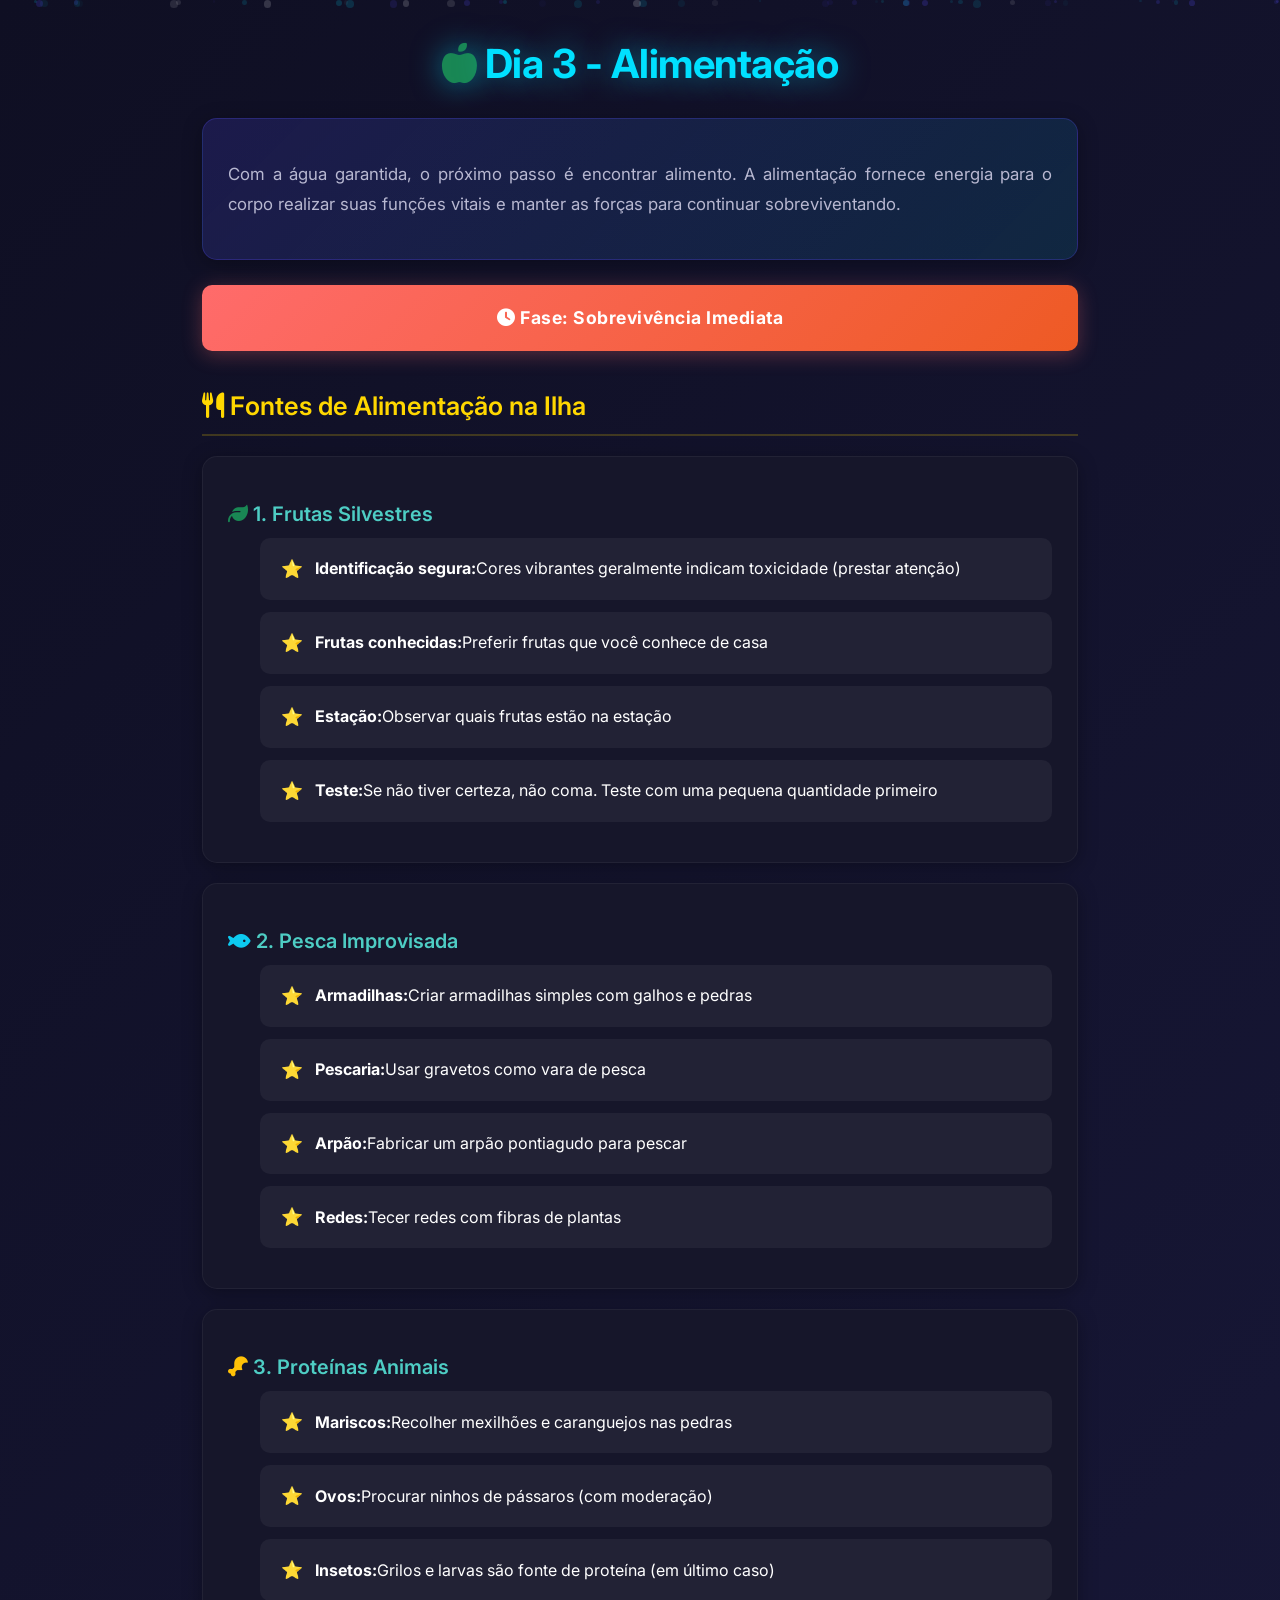
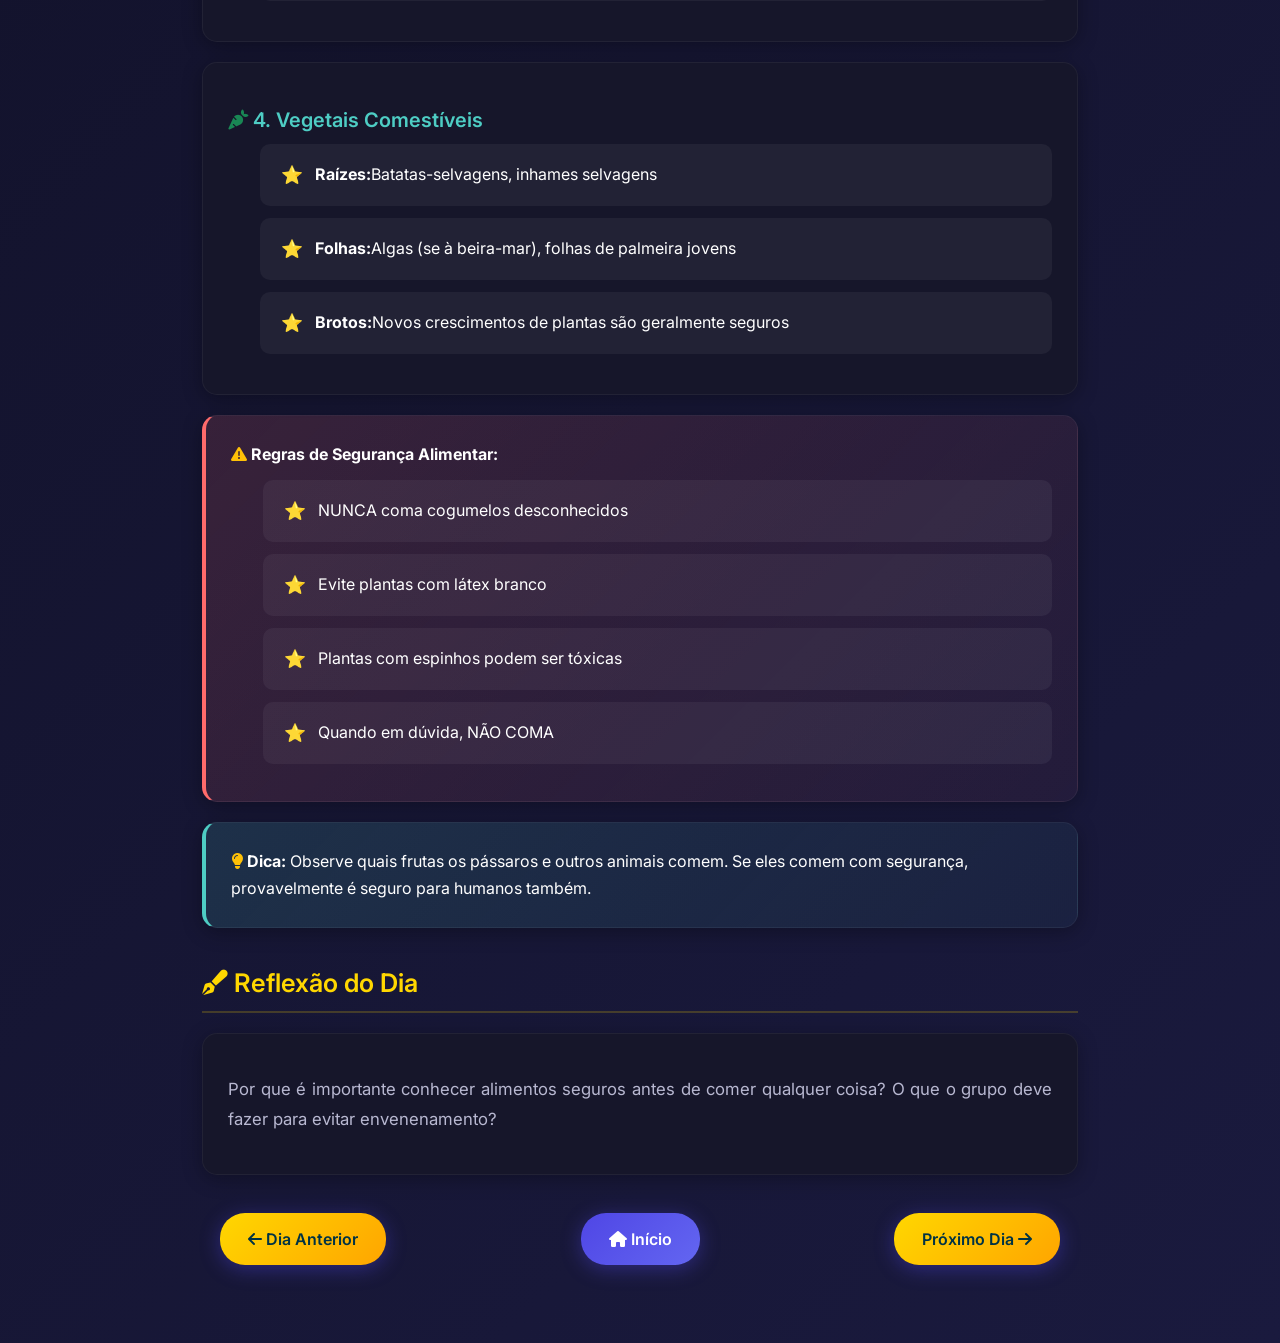
<file: dia3.html>
<!DOCTYPE html>
<html lang="pt-br">
<head>
    <!-- Meta tags para SEO e responsividade -->
    <meta charset="UTF-8">
    <meta name="viewport" content="width=device-width, initial-scale=1.0">
    <meta name="description" content="Dia 3 - Alimentação | Sobrevivência na Ilha">
    <title>Dia 3 - Alimentação</title>
    
    <!-- Google Fonts - Inter -->
    <link rel="preconnect" href="https://fonts.googleapis.com">
    <link rel="preconnect" href="https://fonts.gstatic.com" crossorigin>
    <link href="https://fonts.googleapis.com/css2?family=Inter:wght@400;500;600;700&display=swap" rel="stylesheet">
    
    <!-- Bootstrap 5 CSS -->
    <link href="https://cdn.jsdelivr.net/npm/bootstrap@5.3.2/dist/css/bootstrap.min.css" rel="stylesheet">
    
    <!-- Font Awesome para ícones -->
    <link rel="stylesheet" href="https://cdnjs.cloudflare.com/ajax/libs/font-awesome/6.4.2/css/all.min.css">
    
    <!-- CSS personalizado -->
    <link rel="stylesheet" href="style.css">
</head>
<body>
    <!-- Container para partículas flutuantes -->
    <div id="particles-container"></div>

    <div class="container">
        <!-- Cabeçalho -->
        <header class="text-center mb-4">
            <h1 class="fade-in">
                <i class="fas fa-apple-whole text-success"></i> Dia 3 - Alimentação
            </h1>
        </header>

        <!-- Introdução -->
        <section class="intro fade-in fade-in-delay-1">
            <p>Com a água garantida, o próximo passo é encontrar alimento. A alimentação fornece energia 
            para o corpo realizar suas funções vitais e manter as forças para continuar sobreviventando.</p>
        </section>

        <!-- Fase -->
        <div class="phase short-term fade-in fade-in-delay-2">
            <i class="fas fa-clock"></i> Fase: Sobrevivência Imediata
        </div>

        <!-- Fontes de alimentação -->
        <section class="fade-in fade-in-delay-2">
            <h2><i class="fas fa-utensils"></i> Fontes de Alimentação na Ilha</h2>
            
            <div class="section fade-in fade-in-delay-2">
                <h3><i class="fas fa-leaf text-success"></i> 1. Frutas Silvestres</h3>
                <ul>
                    <li><strong>Identificação segura:</strong> Cores vibrantes geralmente indicam toxicidade (prestar atenção)</li>
                    <li><strong>Frutas conhecidas:</strong> Preferir frutas que você conhece de casa</li>
                    <li><strong>Estação:</strong> Observar quais frutas estão na estação</li>
                    <li><strong>Teste:</strong> Se não tiver certeza, não coma. Teste com uma pequena quantidade primeiro</li>
                </ul>
            </div>

            <div class="section fade-in fade-in-delay-3">
                <h3><i class="fas fa-fish text-info"></i> 2. Pesca Improvisada</h3>
                <ul>
                    <li><strong>Armadilhas:</strong> Criar armadilhas simples com galhos e pedras</li>
                    <li><strong>Pescaria:</strong> Usar gravetos como vara de pesca</li>
                    <li><strong>Arpão:</strong> Fabricar um arpão pontiagudo para pescar</li>
                    <li><strong>Redes:</strong> Tecer redes com fibras de plantas</li>
                </ul>
            </div>

            <div class="section fade-in fade-in-delay-3">
                <h3><i class="fas fa-drumstick-bite text-warning"></i> 3. Proteínas Animais</h3>
                <ul>
                    <li><strong>Mariscos:</strong> Recolher mexilhões e caranguejos nas pedras</li>
                    <li><strong>Ovos:</strong> Procurar ninhos de pássaros (com moderação)</li>
                    <li><strong>Insetos:</strong> Grilos e larvas são fonte de proteína (em último caso)</li>
                </ul>
            </div>

            <div class="section fade-in fade-in-delay-4">
                <h3><i class="fas fa-carrot text-success"></i> 4. Vegetais Comestíveis</h3>
                <ul>
                    <li><strong>Raízes:</strong> Batatas-selvagens, inhames selvagens</li>
                    <li><strong>Folhas:</strong> Algas (se à beira-mar), folhas de palmeira jovens</li>
                    <li><strong>Brotos:</strong> Novos crescimentos de plantas são geralmente seguros</li>
                </ul>
            </div>
        </section>

        <!-- Aviso de segurança -->
        <div class="warning fade-in fade-in-delay-4">
            <strong><i class="fas fa-triangle-exclamation text-warning"></i> Regras de Segurança Alimentar:</strong>
            <ul class="mt-2 mb-0">
                <li>NUNCA coma cogumelos desconhecidos</li>
                <li>Evite plantas com látex branco</li>
                <li>Plantas com espinhos podem ser tóxicas</li>
                <li>Quando em dúvida, NÃO COMA</li>
            </ul>
        </div>

        <!-- Dica -->
        <div class="success fade-in fade-in-delay-5">
            <strong><i class="fas fa-lightbulb text-warning"></i> Dica:</strong> Observe quais frutas os pássaros e outros animais comem. 
            Se eles comem com segurança, provavelmente é seguro para humanos também.
        </div>

        <!-- Reflexão -->
        <section class="fade-in fade-in-delay-5">
            <h2><i class="fas fa-pen-fancy"></i> Reflexão do Dia</h2>
            <div class="section">
                <p>Por que é importante conhecer alimentos seguros antes de comer qualquer coisa? 
                O que o grupo deve fazer para evitar envenenamento?</p>
            </div>
        </section>

        <!-- Navegação -->
        <nav id="navigation" class="fade-in"></nav>
    </div>

    <!-- Bootstrap 5 JS Bundle -->
    <script src="https://cdn.jsdelivr.net/npm/bootstrap@5.3.2/dist/js/bootstrap.bundle.min.js"></script>
    
    <!-- JavaScript personalizado -->
    <script src="script.js"></script>
</body>
</html>
</file>
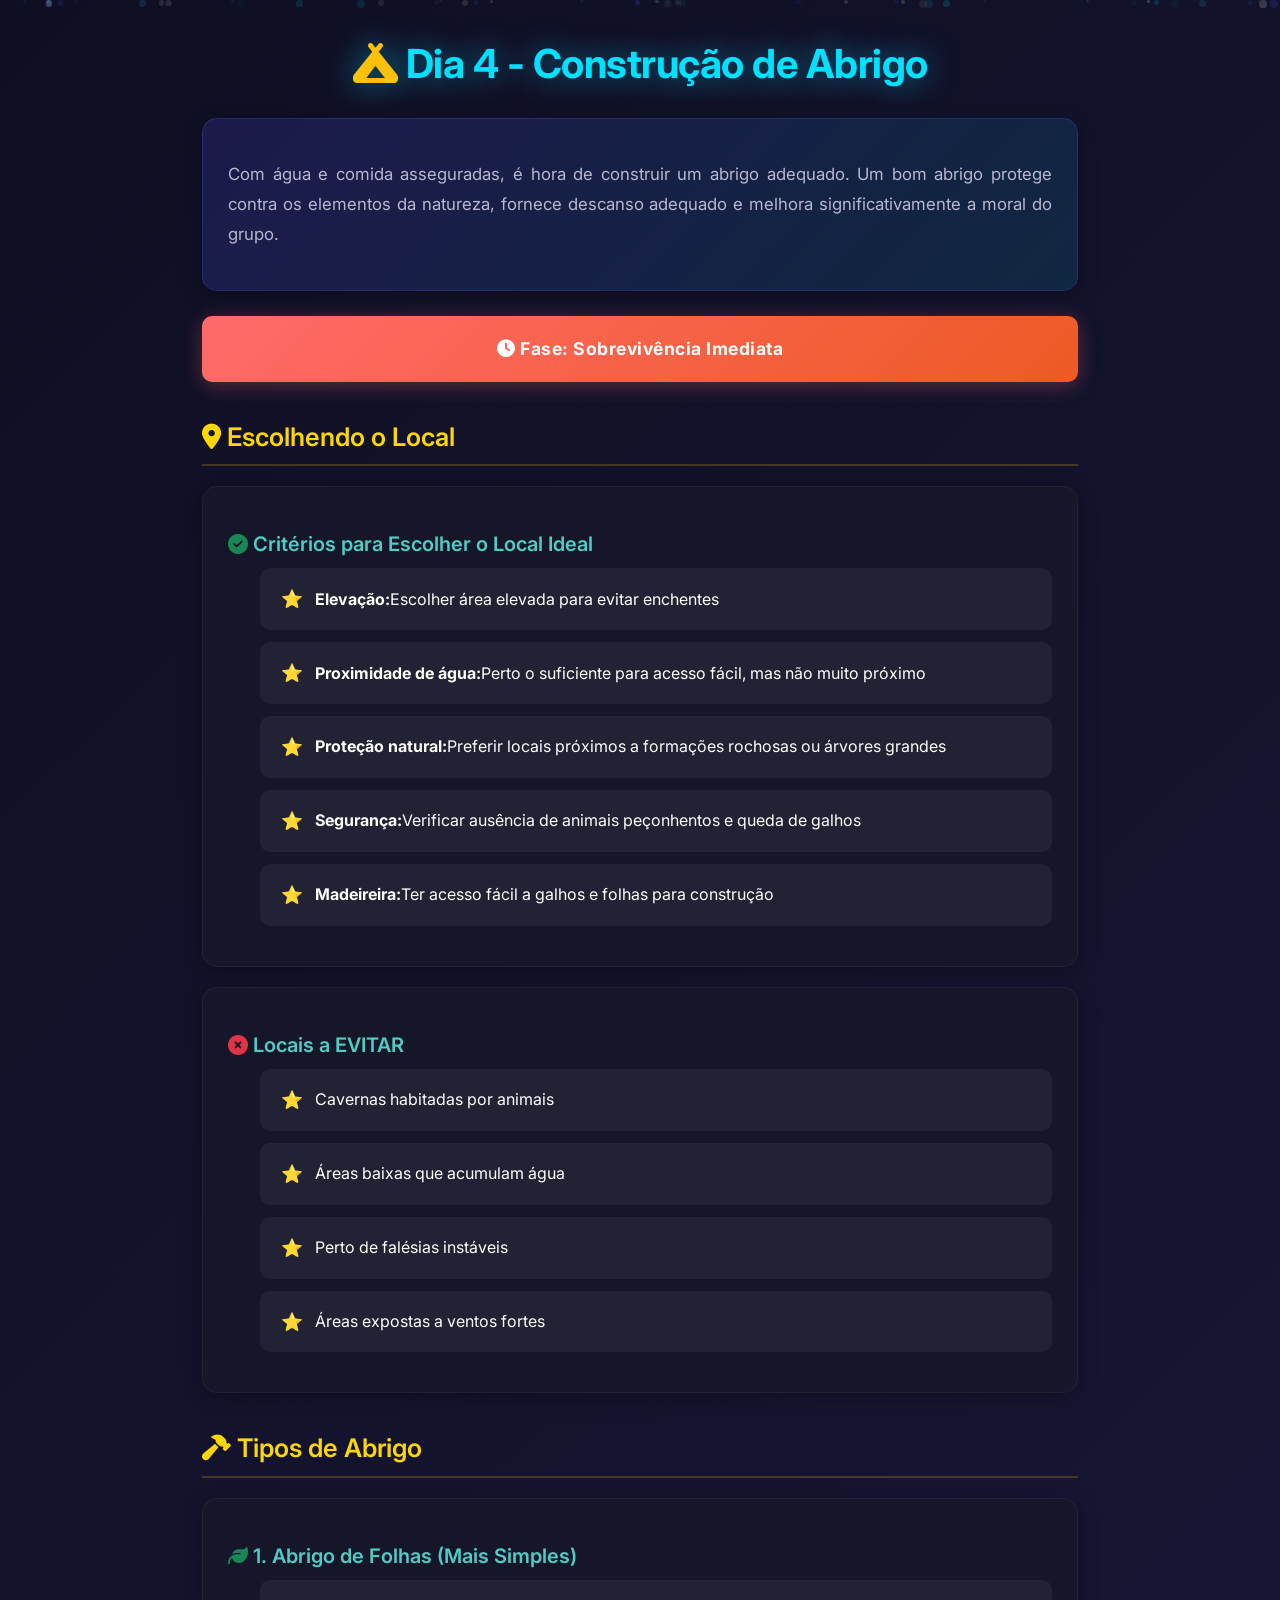
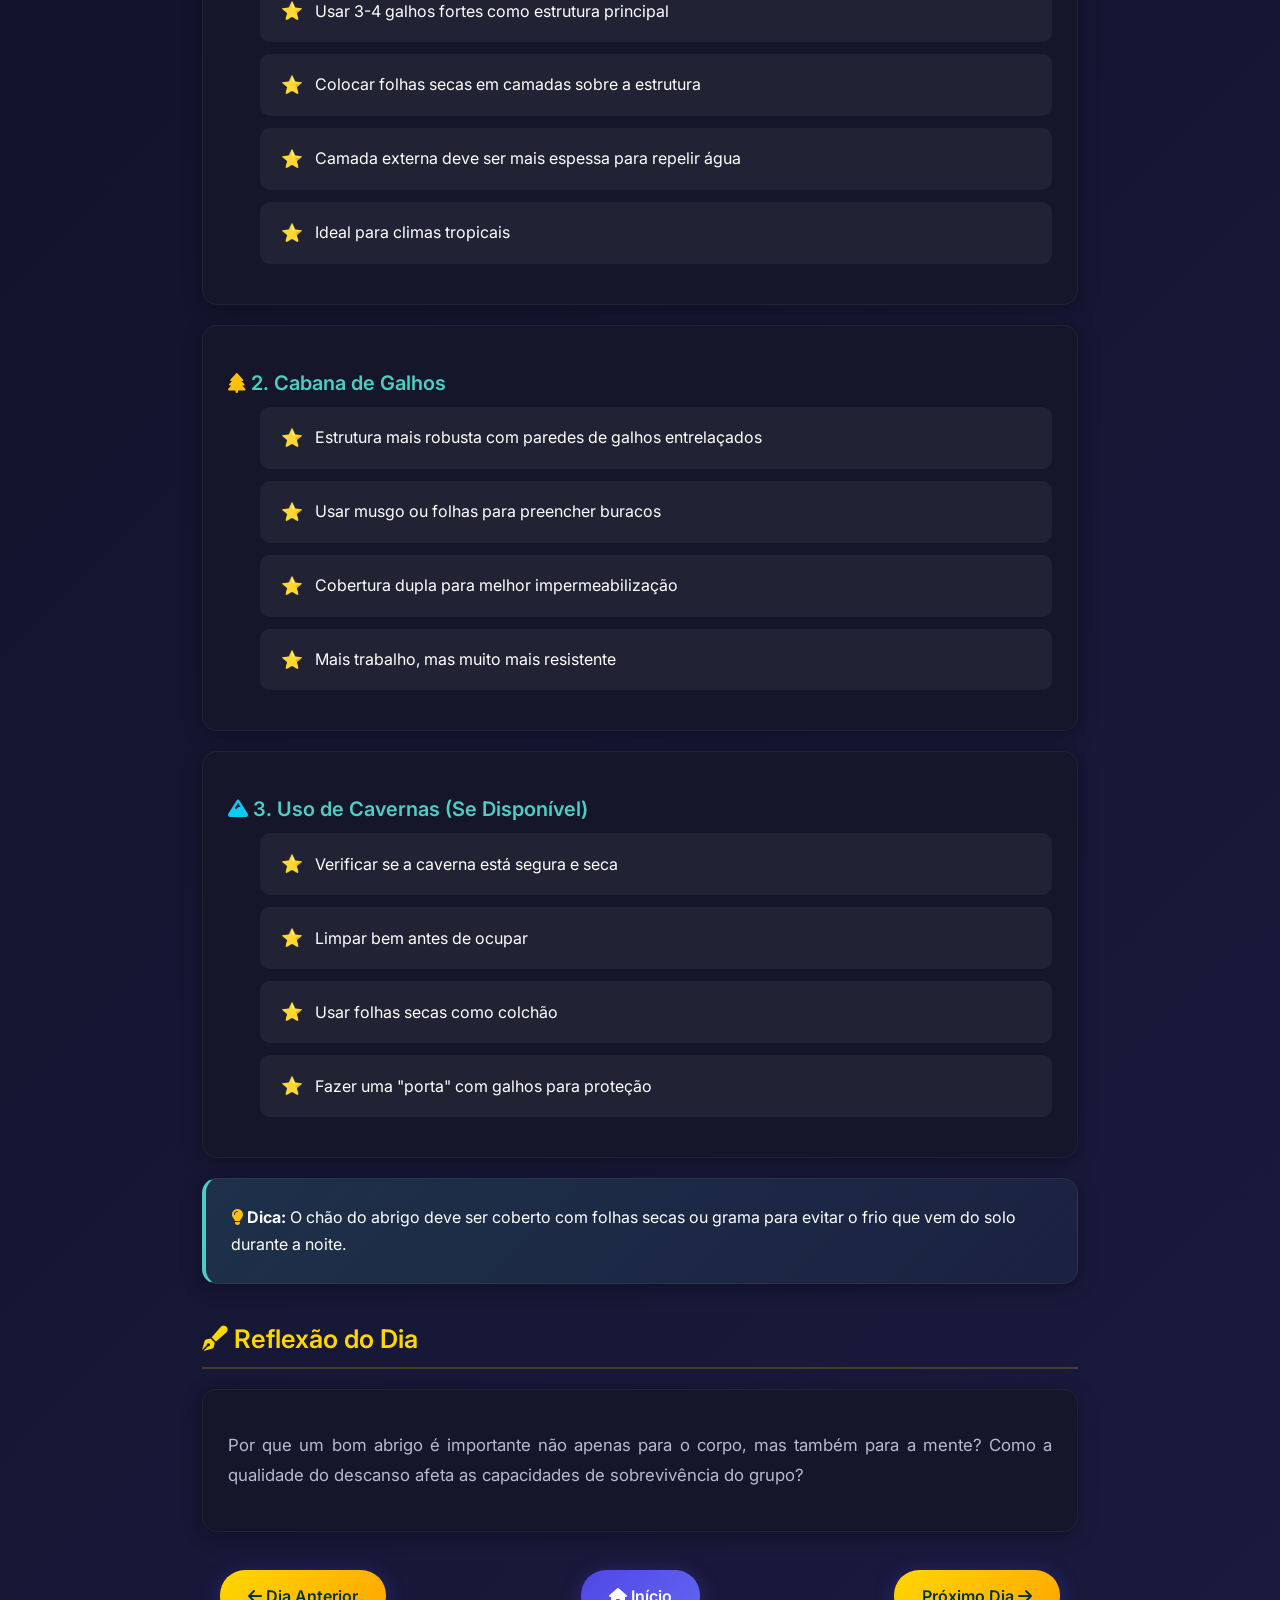
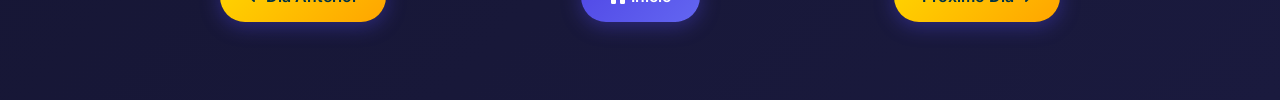
<file: dia4.html>
<!DOCTYPE html>
<html lang="pt-br">
<head>
    <!-- Meta tags para SEO e responsividade -->
    <meta charset="UTF-8">
    <meta name="viewport" content="width=device-width, initial-scale=1.0">
    <meta name="description" content="Dia 4 - Construção de Abrigo | Sobrevivência na Ilha">
    <title>Dia 4 - Construção de Abrigo</title>
    
    <!-- Google Fonts - Inter -->
    <link rel="preconnect" href="https://fonts.googleapis.com">
    <link rel="preconnect" href="https://fonts.gstatic.com" crossorigin>
    <link href="https://fonts.googleapis.com/css2?family=Inter:wght@400;500;600;700&display=swap" rel="stylesheet">
    
    <!-- Bootstrap 5 CSS -->
    <link href="https://cdn.jsdelivr.net/npm/bootstrap@5.3.2/dist/css/bootstrap.min.css" rel="stylesheet">
    
    <!-- Font Awesome para ícones -->
    <link rel="stylesheet" href="https://cdnjs.cloudflare.com/ajax/libs/font-awesome/6.4.2/css/all.min.css">
    
    <!-- CSS personalizado -->
    <link rel="stylesheet" href="style.css">
</head>
<body>
    <!-- Container para partículas flutuantes -->
    <div id="particles-container"></div>

    <div class="container">
        <!-- Cabeçalho -->
        <header class="text-center mb-4">
            <h1 class="fade-in">
                <i class="fas fa-campground text-warning"></i> Dia 4 - Construção de Abrigo
            </h1>
        </header>

        <!-- Introdução -->
        <section class="intro fade-in fade-in-delay-1">
            <p>Com água e comida asseguradas, é hora de construir um abrigo adequado. Um bom abrigo 
            protege contra os elementos da natureza, fornece descanso adequado e melhora significativamente 
            a moral do grupo.</p>
        </section>

        <!-- Fase -->
        <div class="phase short-term fade-in fade-in-delay-2">
            <i class="fas fa-clock"></i> Fase: Sobrevivência Imediata
        </div>

        <!-- Escolha do local -->
        <section class="fade-in fade-in-delay-2">
            <h2><i class="fas fa-map-marker-alt"></i> Escolhendo o Local</h2>
            
            <div class="section fade-in fade-in-delay-2">
                <h3><i class="fas fa-check-circle text-success"></i> Critérios para Escolher o Local Ideal</h3>
                <ul>
                    <li><strong>Elevação:</strong> Escolher área elevada para evitar enchentes</li>
                    <li><strong>Proximidade de água:</strong> Perto o suficiente para acesso fácil, mas não muito próximo</li>
                    <li><strong>Proteção natural:</strong> Preferir locais próximos a formações rochosas ou árvores grandes</li>
                    <li><strong>Segurança:</strong> Verificar ausência de animais peçonhentos e queda de galhos</li>
                    <li><strong>Madeireira:</strong> Ter acesso fácil a galhos e folhas para construção</li>
                </ul>
            </div>

            <div class="section fade-in fade-in-delay-3">
                <h3><i class="fas fa-times-circle text-danger"></i> Locais a EVITAR</h3>
                <ul>
                    <li>Cavernas habitadas por animais</li>
                    <li>Áreas baixas que acumulam água</li>
                    <li>Perto de falésias instáveis</li>
                    <li>Áreas expostas a ventos fortes</li>
                </ul>
            </div>
        </section>

        <!-- Tipos de abrigo -->
        <section class="fade-in fade-in-delay-3">
            <h2><i class="fas fa-hammer"></i> Tipos de Abrigo</h2>

            <div class="section fade-in fade-in-delay-3">
                <h3><i class="fas fa-leaf text-success"></i> 1. Abrigo de Folhas (Mais Simples)</h3>
                <ul>
                    <li>Usar 3-4 galhos fortes como estrutura principal</li>
                    <li>Colocar folhas secas em camadas sobre a estrutura</li>
                    <li>Camada externa deve ser mais espessa para repelir água</li>
                    <li>Ideal para climas tropicais</li>
                </ul>
            </div>

            <div class="section fade-in fade-in-delay-4">
                <h3><i class="fas fa-tree text-warning"></i> 2. Cabana de Galhos</h3>
                <ul>
                    <li>Estrutura mais robusta com paredes de galhos entrelaçados</li>
                    <li>Usar musgo ou folhas para preencher buracos</li>
                    <li>Cobertura dupla para melhor impermeabilização</li>
                    <li>Mais trabalho, mas muito mais resistente</li>
                </ul>
            </div>

            <div class="section fade-in fade-in-delay-4">
                <h3><i class="fas fa-mountain text-info"></i> 3. Uso de Cavernas (Se Disponível)</h3>
                <ul>
                    <li>Verificar se a caverna está segura e seca</li>
                    <li>Limpar bem antes de ocupar</li>
                    <li>Usar folhas secas como colchão</li>
                    <li>Fazer uma "porta" com galhos para proteção</li>
                </ul>
            </div>
        </section>

        <!-- Dica -->
        <div class="success fade-in fade-in-delay-5">
            <strong><i class="fas fa-lightbulb text-warning"></i> Dica:</strong> O chão do abrigo deve ser coberto com folhas secas ou grama 
            para evitar o frio que vem do solo durante a noite.
        </div>

        <!-- Reflexão -->
        <section class="fade-in fade-in-delay-5">
            <h2><i class="fas fa-pen-fancy"></i> Reflexão do Dia</h2>
            <div class="section">
                <p>Por que um bom abrigo é importante não apenas para o corpo, mas também para a mente? 
                Como a qualidade do descanso afeta as capacidades de sobrevivência do grupo?</p>
            </div>
        </section>

        <!-- Navegação -->
        <nav id="navigation" class="fade-in"></nav>
    </div>

    <!-- Bootstrap 5 JS Bundle -->
    <script src="https://cdn.jsdelivr.net/npm/bootstrap@5.3.2/dist/js/bootstrap.bundle.min.js"></script>
    
    <!-- JavaScript personalizado -->
    <script src="script.js"></script>
</body>
</html>
</file>
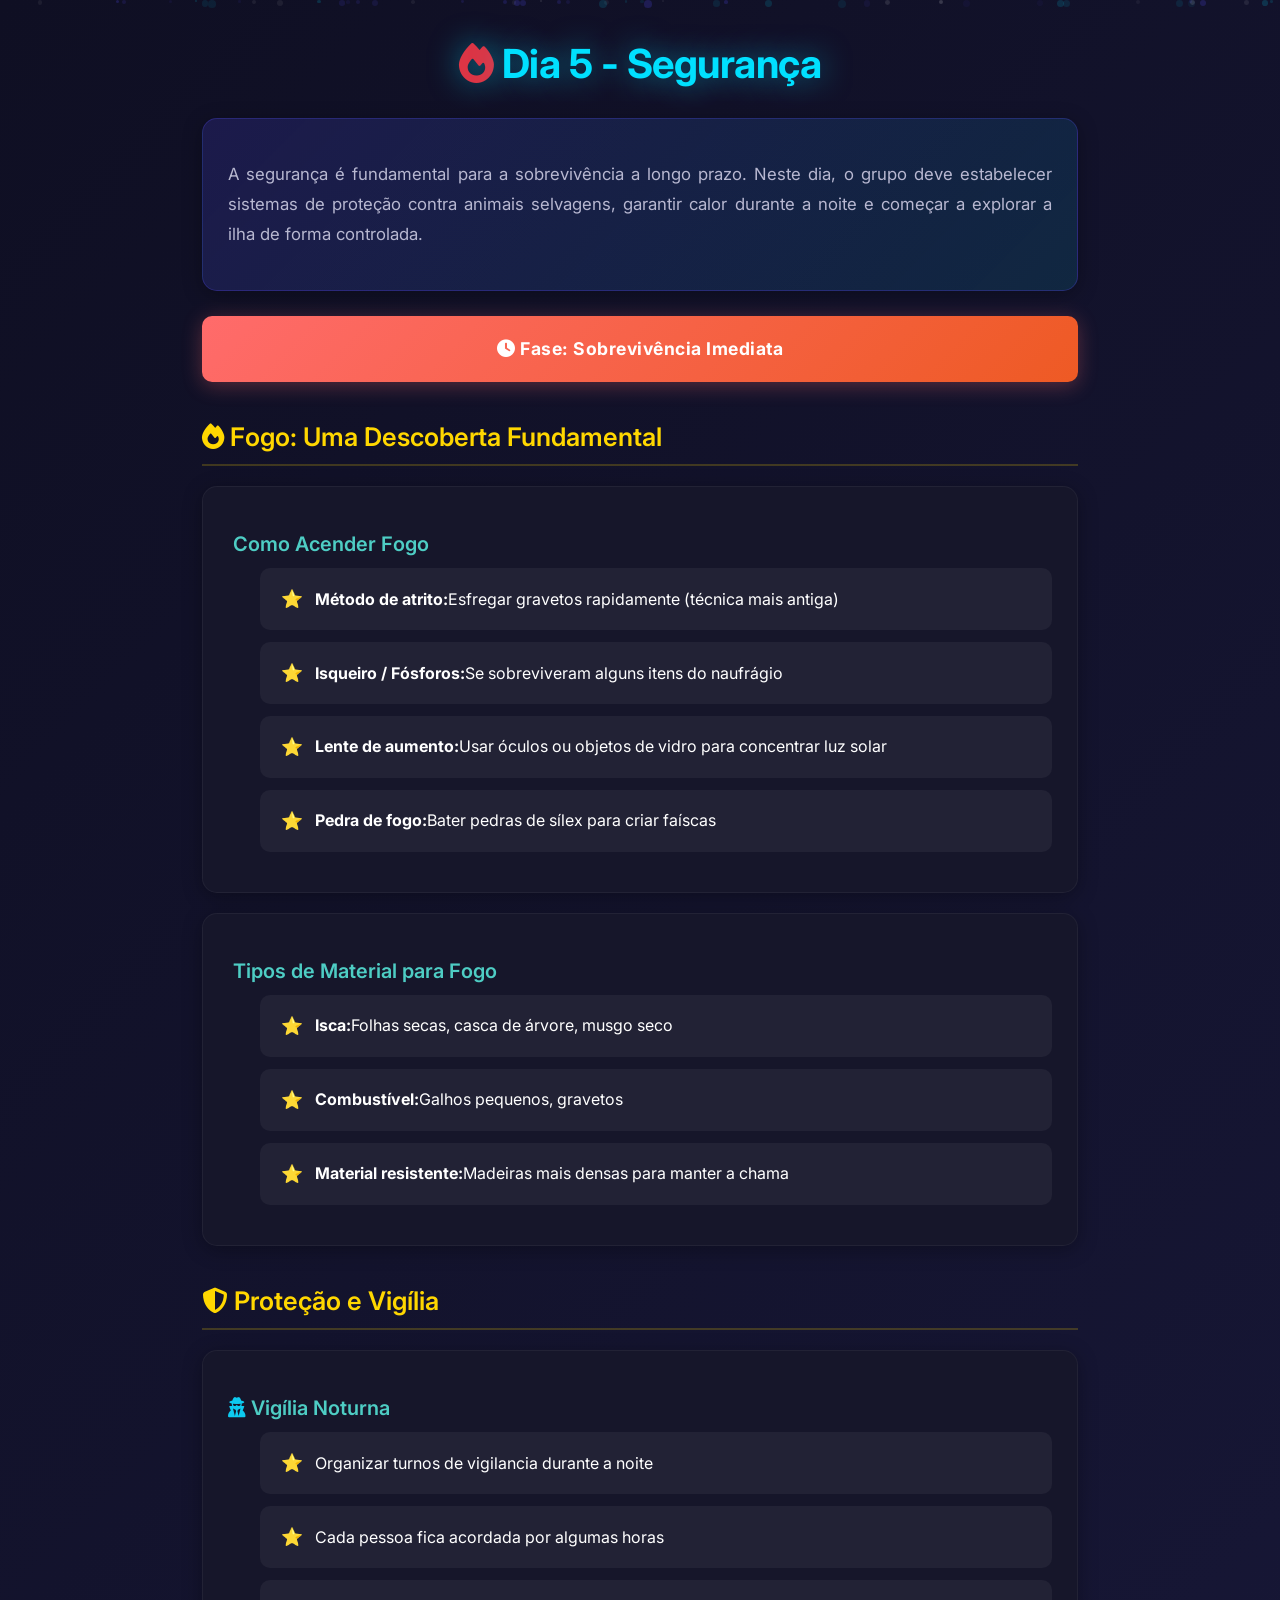
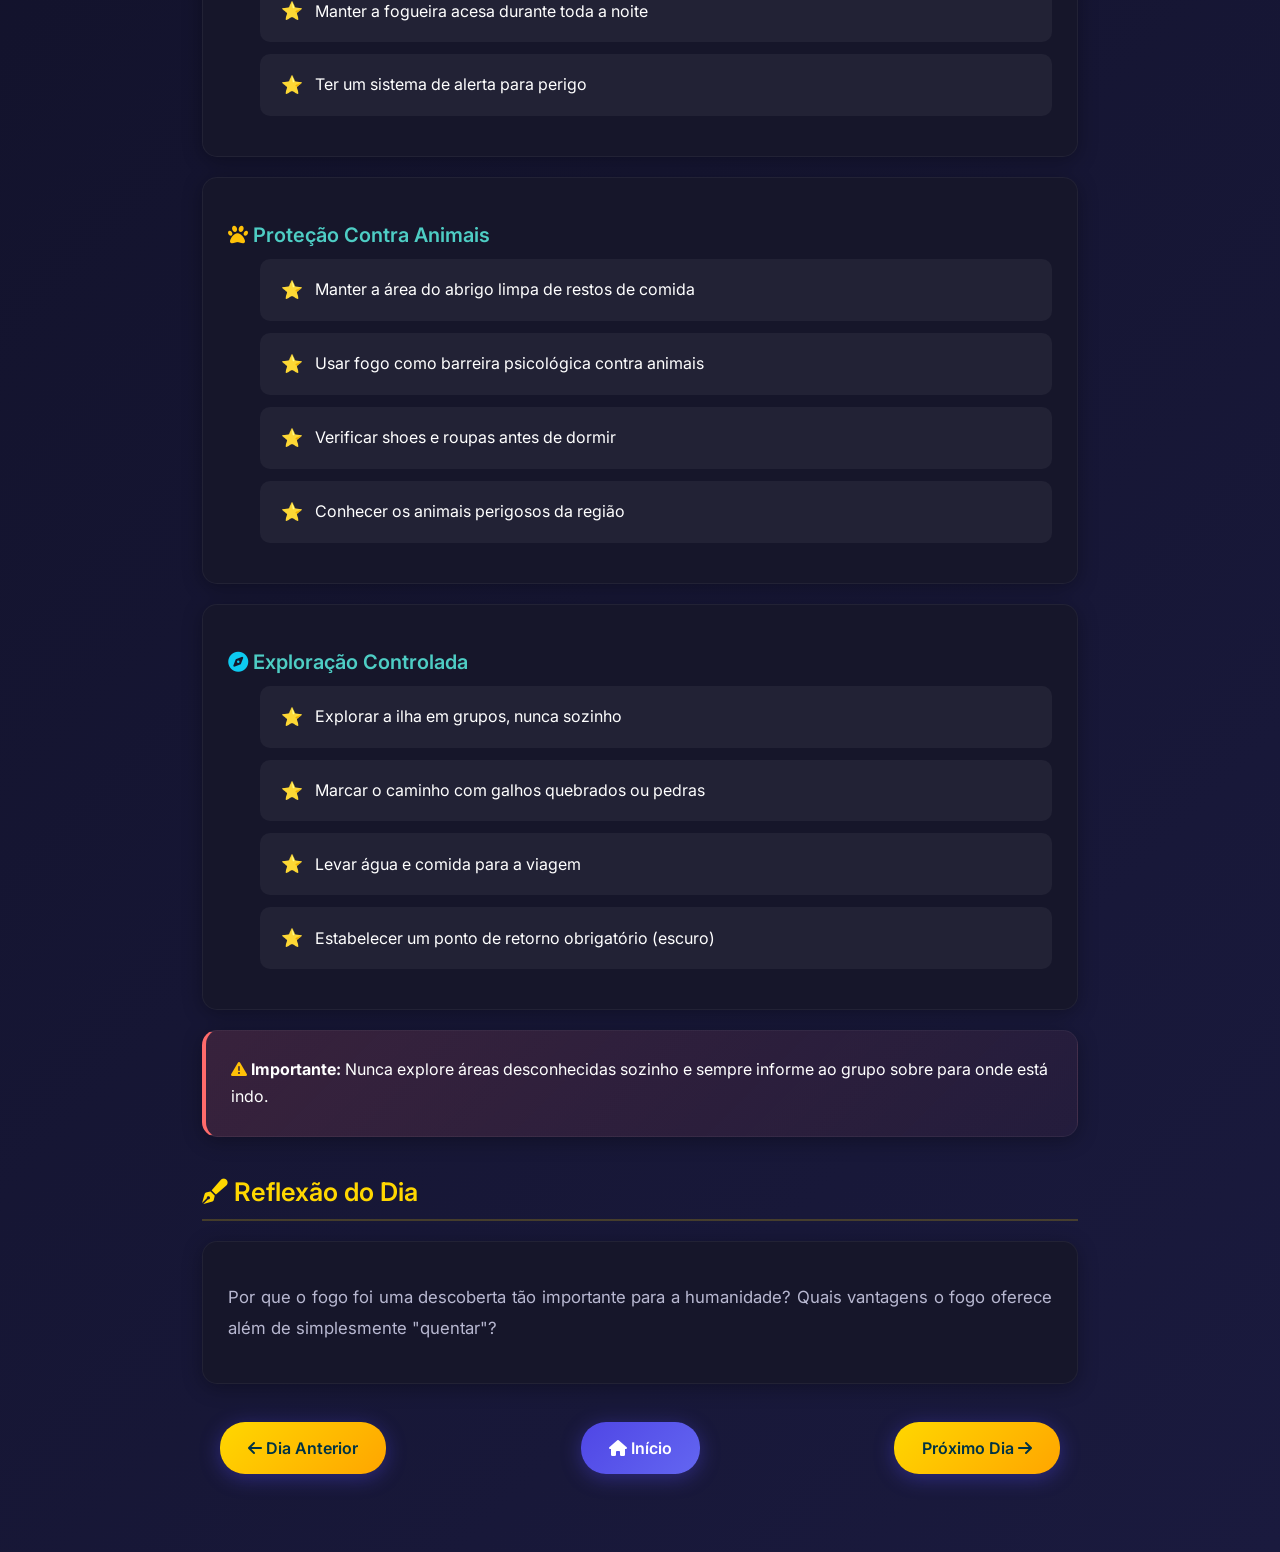
<file: dia5.html>
<!DOCTYPE html>
<html lang="pt-br">
<head>
    <!-- Meta tags para SEO e responsividade -->
    <meta charset="UTF-8">
    <meta name="viewport" content="width=device-width, initial-scale=1.0">
    <meta name="description" content="Dia 5 - Segurança | Sobrevivência na Ilha">
    <title>Dia 5 - Segurança</title>
    
    <!-- Google Fonts - Inter -->
    <link rel="preconnect" href="https://fonts.googleapis.com">
    <link rel="preconnect" href="https://fonts.gstatic.com" crossorigin>
    <link href="https://fonts.googleapis.com/css2?family=Inter:wght@400;500;600;700&display=swap" rel="stylesheet">
    
    <!-- Bootstrap 5 CSS -->
    <link href="https://cdn.jsdelivr.net/npm/bootstrap@5.3.2/dist/css/bootstrap.min.css" rel="stylesheet">
    
    <!-- Font Awesome para ícones -->
    <link rel="stylesheet" href="https://cdnjs.cloudflare.com/ajax/libs/font-awesome/6.4.2/css/all.min.css">
    
    <!-- CSS personalizado -->
    <link rel="stylesheet" href="style.css">
</head>
<body>
    <!-- Container para partículas flutuantes -->
    <div id="particles-container"></div>

    <div class="container">
        <!-- Cabeçalho -->
        <header class="text-center mb-4">
            <h1 class="fade-in">
                <i class="fas fa-fire text-danger"></i> Dia 5 - Segurança
            </h1>
        </header>

        <!-- Introdução -->
        <section class="intro fade-in fade-in-delay-1">
            <p>A segurança é fundamental para a sobrevivência a longo prazo. Neste dia, o grupo deve 
            estabelecer sistemas de proteção contra animais selvagens, garantir calor durante a noite 
            e começar a explorar a ilha de forma controlada.</p>
        </section>

        <!-- Fase -->
        <div class="phase short-term fade-in fade-in-delay-2">
            <i class="fas fa-clock"></i> Fase: Sobrevivência Imediata
        </div>

        <!-- Fogo -->
        <section class="fade-in fade-in-delay-2">
            <h2><i class="fas fa-fire"></i> Fogo: Uma Descoberta Fundamental</h2>
            
            <div class="section fade-in fade-in-delay-2">
                <h3><i class="fas fa-matches text-warning"></i> Como Acender Fogo</h3>
                <ul>
                    <li><strong>Método de atrito:</strong> Esfregar gravetos rapidamente (técnica mais antiga)</li>
                    <li><strong>Isqueiro / Fósforos:</strong> Se sobreviveram alguns itens do naufrágio</li>
                    <li><strong>Lente de aumento:</strong> Usar óculos ou objetos de vidro para concentrar luz solar</li>
                    <li><strong>Pedra de fogo:</strong> Bater pedras de sílex para criar faíscas</li>
                </ul>
            </div>

            <div class="section fade-in fade-in-delay-3">
                <h3><i class="fas fa-wood text-warning"></i> Tipos de Material para Fogo</h3>
                <ul>
                    <li><strong>Isca:</strong> Folhas secas, casca de árvore, musgo seco</li>
                    <li><strong>Combustível:</strong> Galhos pequenos, gravetos</li>
                    <li><strong>Material resistente:</strong> Madeiras mais densas para manter a chama</li>
                </ul>
            </div>
        </section>

        <!-- Proteção e vigília -->
        <section class="fade-in fade-in-delay-3">
            <h2><i class="fas fa-shield-alt"></i> Proteção e Vigília</h2>

            <div class="section fade-in fade-in-delay-3">
                <h3><i class="fas fa-user-secret text-info"></i> Vigília Noturna</h3>
                <ul>
                    <li>Organizar turnos de vigilancia durante a noite</li>
                    <li>Cada pessoa fica acordada por algumas horas</li>
                    <li>Manter a fogueira acesa durante toda a noite</li>
                    <li>Ter um sistema de alerta para perigo</li>
                </ul>
            </div>

            <div class="section fade-in fade-in-delay-4">
                <h3><i class="fas fa-paw text-warning"></i> Proteção Contra Animais</h3>
                <ul>
                    <li>Manter a área do abrigo limpa de restos de comida</li>
                    <li>Usar fogo como barreira psicológica contra animais</li>
                    <li>Verificar shoes e roupas antes de dormir</li>
                    <li>Conhecer os animais perigosos da região</li>
                </ul>
            </div>

            <div class="section fade-in fade-in-delay-4">
                <h3><i class="fas fa-compass text-info"></i> Exploração Controlada</h3>
                <ul>
                    <li>Explorar a ilha em grupos, nunca sozinho</li>
                    <li>Marcar o caminho com galhos quebrados ou pedras</li>
                    <li>Levar água e comida para a viagem</li>
                    <li>Estabelecer um ponto de retorno obrigatório (escuro)</li>
                </ul>
            </div>
        </section>

        <!-- Aviso -->
        <div class="warning fade-in fade-in-delay-5">
            <strong><i class="fas fa-triangle-exclamation text-warning"></i> Importante:</strong> 
            Nunca explore áreas desconhecidas sozinho e sempre informe ao grupo sobre para onde está indo.
        </div>

        <!-- Reflexão -->
        <section class="fade-in fade-in-delay-5">
            <h2><i class="fas fa-pen-fancy"></i> Reflexão do Dia</h2>
            <div class="section">
                <p>Por que o fogo foi uma descoberta tão importante para a humanidade? 
                Quais vantagens o fogo oferece além de simplesmente "quentar"?</p>
            </div>
        </section>

        <!-- Navegação -->
        <nav id="navigation" class="fade-in"></nav>
    </div>

    <!-- Bootstrap 5 JS Bundle -->
    <script src="https://cdn.jsdelivr.net/npm/bootstrap@5.3.2/dist/js/bootstrap.bundle.min.js"></script>
    
    <!-- JavaScript personalizado -->
    <script src="script.js"></script>
</body>
</html>
</file>
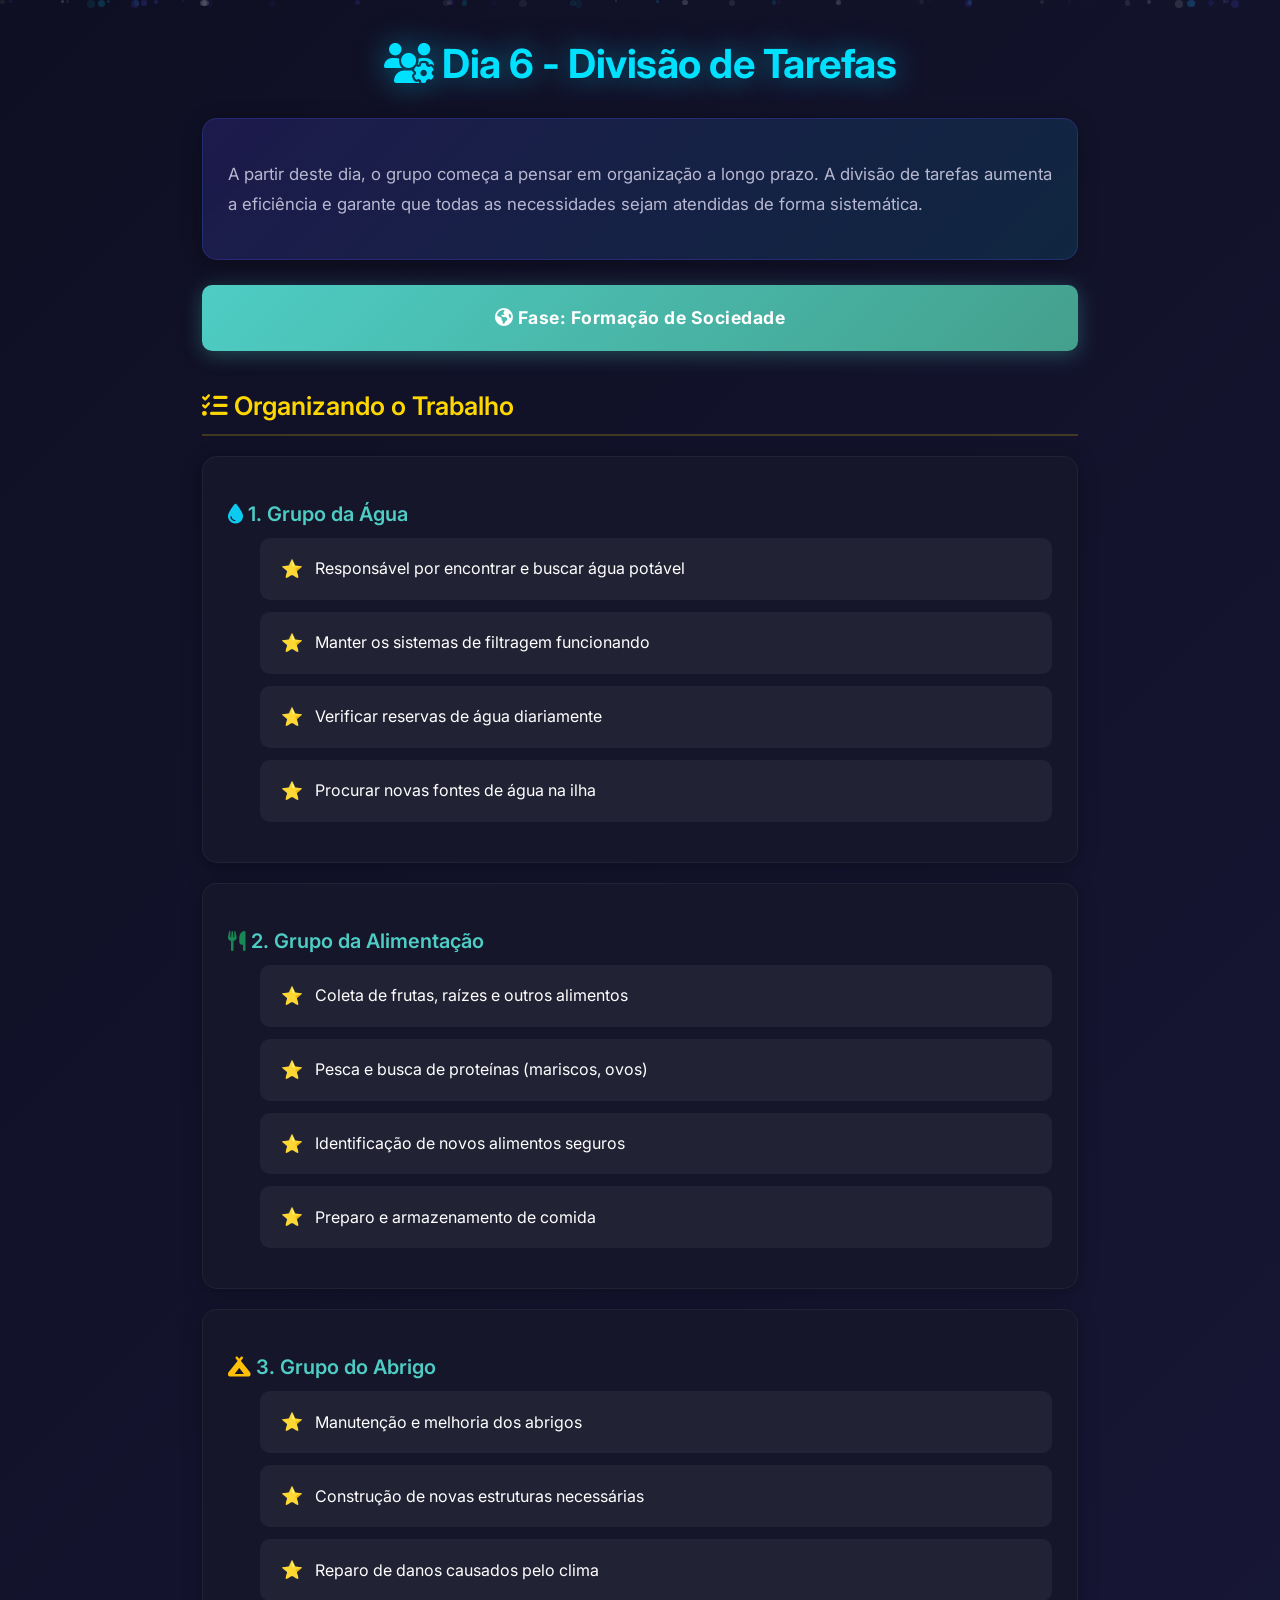
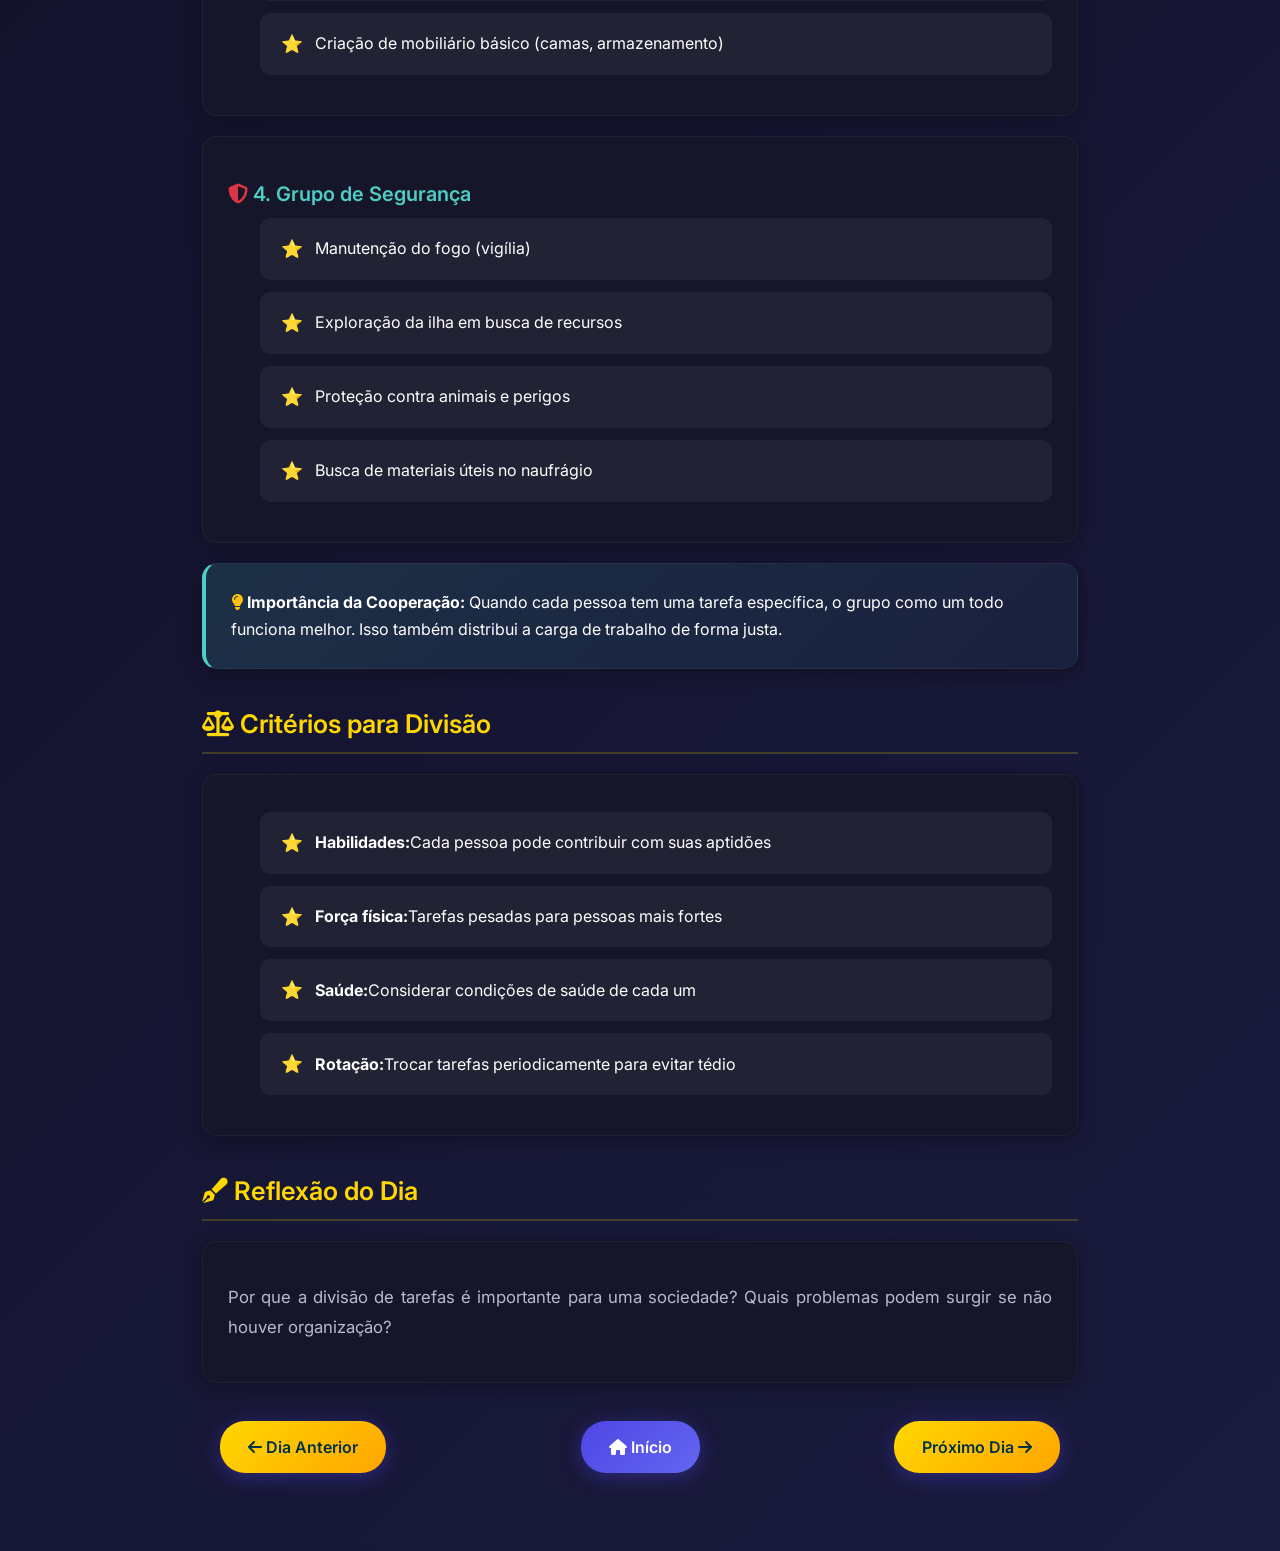
<file: dia6.html>
<!DOCTYPE html>
<html lang="pt-br">
<head>
    <!-- Meta tags para SEO e responsividade -->
    <meta charset="UTF-8">
    <meta name="viewport" content="width=device-width, initial-scale=1.0">
    <meta name="description" content="Dia 6 - Divisão de Tarefas | Sobrevivência na Ilha">
    <title>Dia 6 - Divisão de Tarefas</title>
    
    <!-- Google Fonts - Inter -->
    <link rel="preconnect" href="https://fonts.googleapis.com">
    <link rel="preconnect" href="https://fonts.gstatic.com" crossorigin>
    <link href="https://fonts.googleapis.com/css2?family=Inter:wght@400;500;600;700&display=swap" rel="stylesheet">
    
    <!-- Bootstrap 5 CSS -->
    <link href="https://cdn.jsdelivr.net/npm/bootstrap@5.3.2/dist/css/bootstrap.min.css" rel="stylesheet">
    
    <!-- Font Awesome para ícones -->
    <link rel="stylesheet" href="https://cdnjs.cloudflare.com/ajax/libs/font-awesome/6.4.2/css/all.min.css">
    
    <!-- CSS personalizado -->
    <link rel="stylesheet" href="style.css">
</head>
<body>
    <!-- Container para partículas flutuantes -->
    <div id="particles-container"></div>

    <div class="container">
        <!-- Cabeçalho -->
        <header class="text-center mb-4">
            <h1 class="fade-in">
                <i class="fas fa-users-gear"></i> Dia 6 - Divisão de Tarefas
            </h1>
        </header>

        <!-- Introdução -->
        <section class="intro fade-in fade-in-delay-1">
            <p>A partir deste dia, o grupo começa a pensar em organização a longo prazo. 
            A divisão de tarefas aumenta a eficiência e garante que todas as necessidades 
            sejam atendidas de forma sistemática.</p>
        </section>

        <!-- Fase -->
        <div class="phase long-term fade-in fade-in-delay-2">
            <i class="fas fa-globe-americas"></i> Fase: Formação de Sociedade
        </div>

        <!-- Organizando o trabalho -->
        <section class="fade-in fade-in-delay-2">
            <h2><i class="fas fa-tasks"></i> Organizando o Trabalho</h2>
            
            <div class="section fade-in fade-in-delay-2">
                <h3><i class="fas fa-droplet text-info"></i> 1. Grupo da Água</h3>
                <ul>
                    <li>Responsável por encontrar e buscar água potável</li>
                    <li>Manter os sistemas de filtragem funcionando</li>
                    <li>Verificar reservas de água diariamente</li>
                    <li>Procurar novas fontes de água na ilha</li>
                </ul>
            </div>

            <div class="section fade-in fade-in-delay-3">
                <h3><i class="fas fa-utensils text-success"></i> 2. Grupo da Alimentação</h3>
                <ul>
                    <li>Coleta de frutas, raízes e outros alimentos</li>
                    <li>Pesca e busca de proteínas (mariscos, ovos)</li>
                    <li>Identificação de novos alimentos seguros</li>
                    <li>Preparo e armazenamento de comida</li>
                </ul>
            </div>

            <div class="section fade-in fade-in-delay-3">
                <h3><i class="fas fa-campground text-warning"></i> 3. Grupo do Abrigo</h3>
                <ul>
                    <li>Manutenção e melhoria dos abrigos</li>
                    <li>Construção de novas estruturas necessárias</li>
                    <li>Reparo de danos causados pelo clima</li>
                    <li>Criação de mobiliário básico (camas, armazenamento)</li>
                </ul>
            </div>

            <div class="section fade-in fade-in-delay-4">
                <h3><i class="fas fa-shield-alt text-danger"></i> 4. Grupo de Segurança</h3>
                <ul>
                    <li>Manutenção do fogo (vigília)</li>
                    <li>Exploração da ilha em busca de recursos</li>
                    <li>Proteção contra animais e perigos</li>
                    <li>Busca de materiais úteis no naufrágio</li>
                </ul>
            </div>
        </section>

        <!-- Importância da cooperação -->
        <div class="success fade-in fade-in-delay-4">
            <strong><i class="fas fa-lightbulb text-warning"></i> Importância da Cooperação:</strong> 
            Quando cada pessoa tem uma tarefa específica, o grupo como um todo funciona melhor. 
            Isso também distribui a carga de trabalho de forma justa.
        </div>

        <!-- Critérios -->
        <section class="fade-in fade-in-delay-5">
            <h2><i class="fas fa-balance-scale"></i> Critérios para Divisão</h2>
            <div class="section">
                <ul>
                    <li><strong>Habilidades:</strong> Cada pessoa pode contribuir com suas aptidões</li>
                    <li><strong>Força física:</strong> Tarefas pesadas para pessoas mais fortes</li>
                    <li><strong>Saúde:</strong> Considerar condições de saúde de cada um</li>
                    <li><strong>Rotação:</strong> Trocar tarefas periodicamente para evitar tédio</li>
                </ul>
            </div>
        </section>

        <!-- Reflexão -->
        <section class="fade-in fade-in-delay-5">
            <h2><i class="fas fa-pen-fancy"></i> Reflexão do Dia</h2>
            <div class="section">
                <p>Por que a divisão de tarefas é importante para uma sociedade? 
                Quais problemas podem surgir se não houver organização?</p>
            </div>
        </section>

        <!-- Navegação -->
        <nav id="navigation" class="fade-in"></nav>
    </div>

    <!-- Bootstrap 5 JS Bundle -->
    <script src="https://cdn.jsdelivr.net/npm/bootstrap@5.3.2/dist/js/bootstrap.bundle.min.js"></script>
    
    <!-- JavaScript personalizado -->
    <script src="script.js"></script>
</body>
</html>
</file>
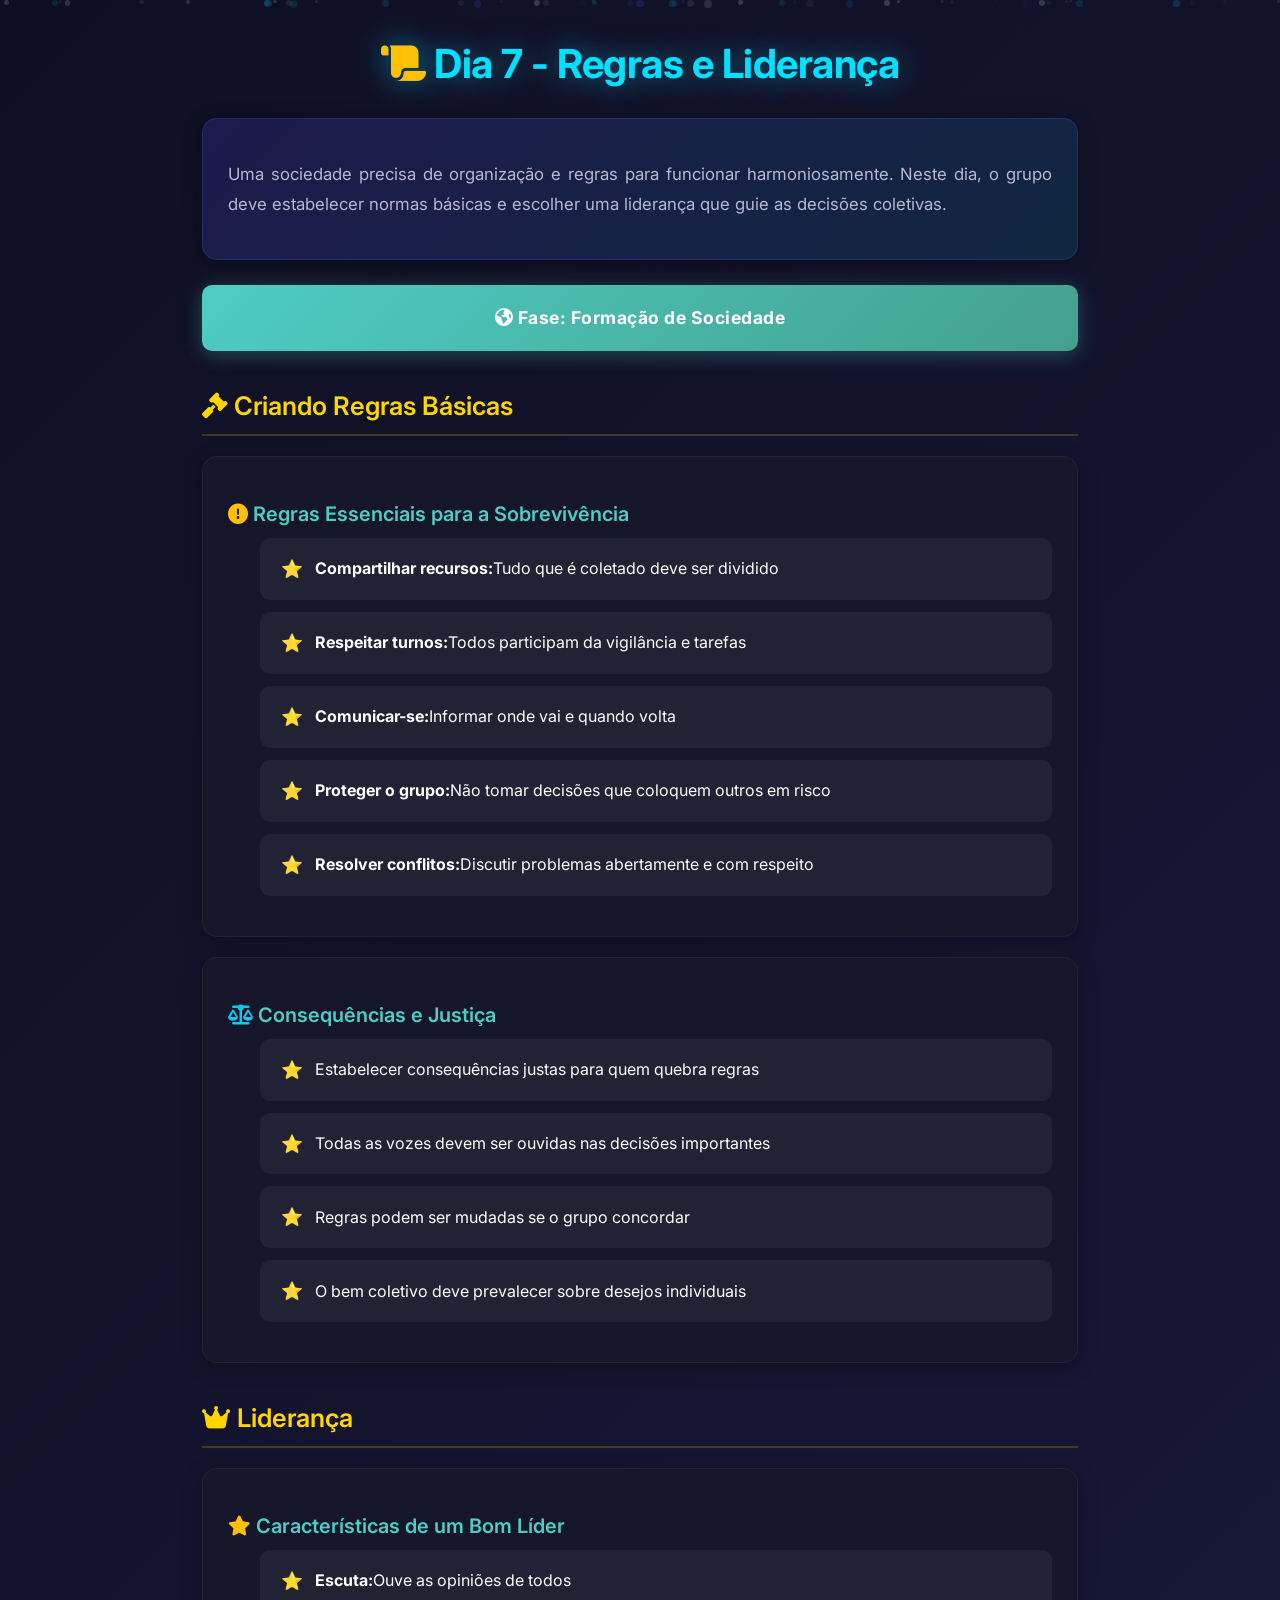
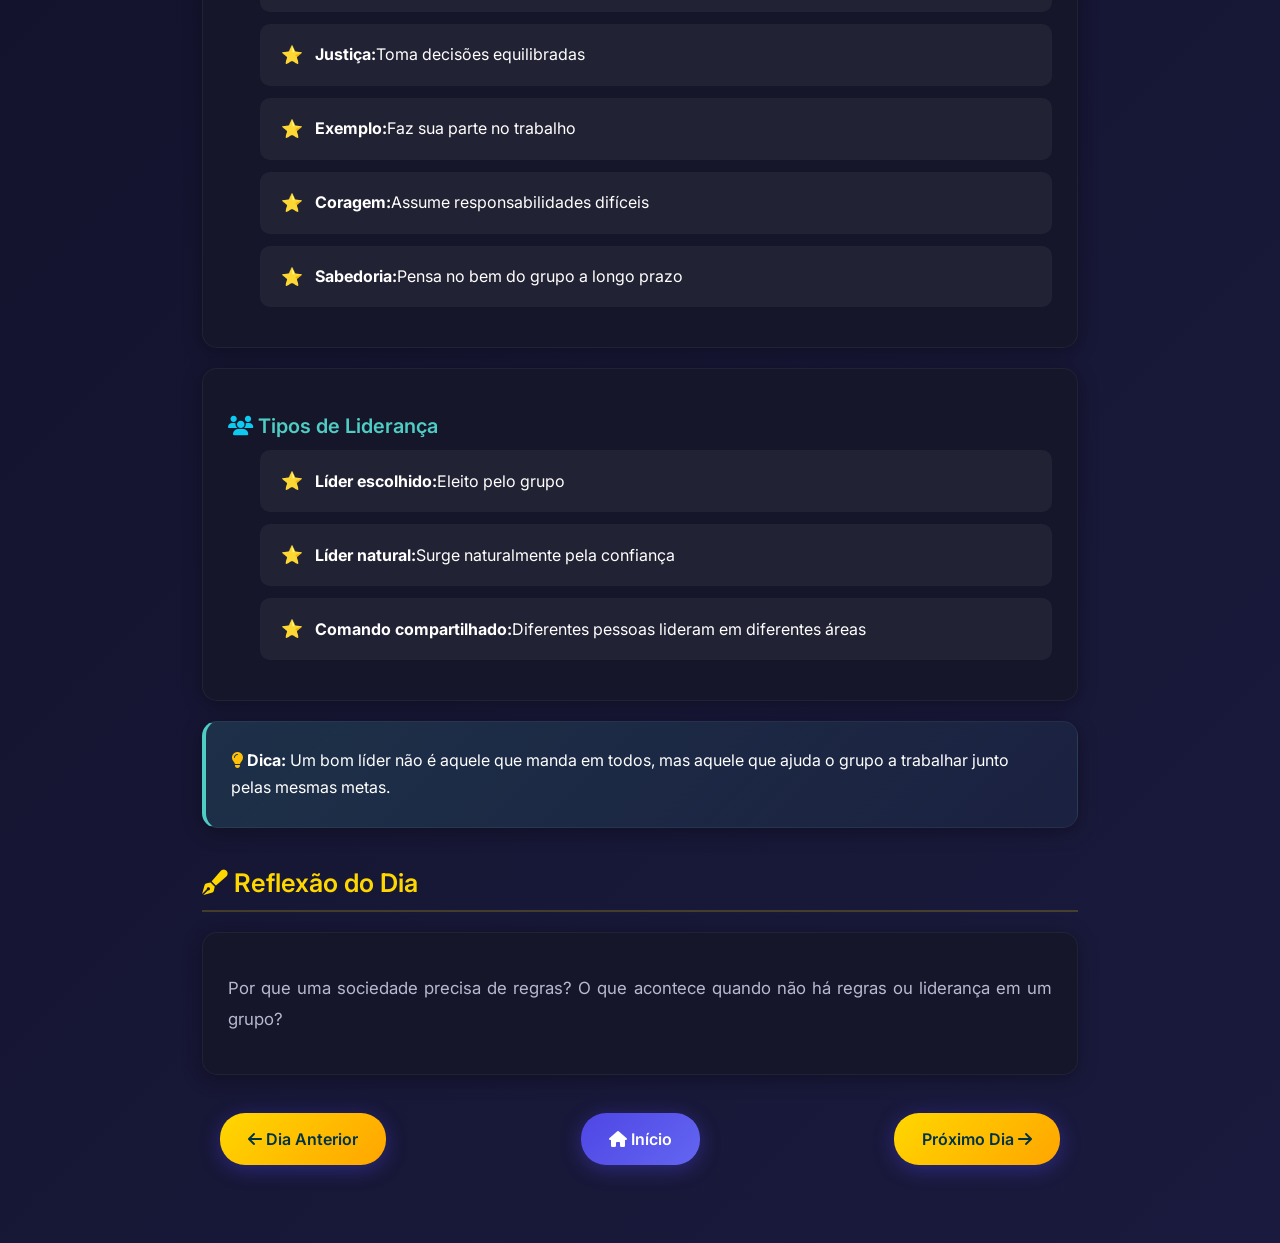
<file: dia7.html>
<!DOCTYPE html>
<html lang="pt-br">
<head>
    <!-- Meta tags para SEO e responsividade -->
    <meta charset="UTF-8">
    <meta name="viewport" content="width=device-width, initial-scale=1.0">
    <meta name="description" content="Dia 7 - Regras e Liderança | Sobrevivência na Ilha">
    <title>Dia 7 - Regras e Liderança</title>
    
    <!-- Google Fonts - Inter -->
    <link rel="preconnect" href="https://fonts.googleapis.com">
    <link rel="preconnect" href="https://fonts.gstatic.com" crossorigin>
    <link href="https://fonts.googleapis.com/css2?family=Inter:wght@400;500;600;700&display=swap" rel="stylesheet">
    
    <!-- Bootstrap 5 CSS -->
    <link href="https://cdn.jsdelivr.net/npm/bootstrap@5.3.2/dist/css/bootstrap.min.css" rel="stylesheet">
    
    <!-- Font Awesome para ícones -->
    <link rel="stylesheet" href="https://cdnjs.cloudflare.com/ajax/libs/font-awesome/6.4.2/css/all.min.css">
    
    <!-- CSS personalizado -->
    <link rel="stylesheet" href="style.css">
</head>
<body>
    <!-- Container para partículas flutuantes -->
    <div id="particles-container"></div>

    <div class="container">
        <!-- Cabeçalho -->
        <header class="text-center mb-4">
            <h1 class="fade-in">
                <i class="fas fa-scroll text-warning"></i> Dia 7 - Regras e Liderança
            </h1>
        </header>

        <!-- Introdução -->
        <section class="intro fade-in fade-in-delay-1">
            <p>Uma sociedade precisa de organização e regras para funcionar harmoniosamente. 
            Neste dia, o grupo deve estabelecer normas básicas e escolher uma liderança que 
            guie as decisões coletivas.</p>
        </section>

        <!-- Fase -->
        <div class="phase long-term fade-in fade-in-delay-2">
            <i class="fas fa-globe-americas"></i> Fase: Formação de Sociedade
        </div>

        <!-- Criando regras -->
        <section class="fade-in fade-in-delay-2">
            <h2><i class="fas fa-gavel"></i> Criando Regras Básicas</h2>
            
            <div class="section fade-in fade-in-delay-2">
                <h3><i class="fas fa-exclamation-circle text-warning"></i> Regras Essenciais para a Sobrevivência</h3>
                <ul>
                    <li><strong>Compartilhar recursos:</strong> Tudo que é coletado deve ser dividido</li>
                    <li><strong>Respeitar turnos:</strong> Todos participam da vigilância e tarefas</li>
                    <li><strong>Comunicar-se:</strong> Informar onde vai e quando volta</li>
                    <li><strong>Proteger o grupo:</strong> Não tomar decisões que coloquem outros em risco</li>
                    <li><strong>Resolver conflitos:</strong> Discutir problemas abertamente e com respeito</li>
                </ul>
            </div>

            <div class="section fade-in fade-in-delay-3">
                <h3><i class="fas fa-balance-scale text-info"></i> Consequências e Justiça</h3>
                <ul>
                    <li>Estabelecer consequências justas para quem quebra regras</li>
                    <li>Todas as vozes devem ser ouvidas nas decisões importantes</li>
                    <li>Regras podem ser mudadas se o grupo concordar</li>
                    <li>O bem coletivo deve prevalecer sobre desejos individuais</li>
                </ul>
            </div>
        </section>

        <!-- Liderança -->
        <section class="fade-in fade-in-delay-3">
            <h2><i class="fas fa-crown"></i> Liderança</h2>

            <div class="section fade-in fade-in-delay-3">
                <h3><i class="fas fa-star text-warning"></i> Características de um Bom Líder</h3>
                <ul>
                    <li><strong>Escuta:</strong> Ouve as opiniões de todos</li>
                    <li><strong>Justiça:</strong> Toma decisões equilibradas</li>
                    <li><strong>Exemplo:</strong> Faz sua parte no trabalho</li>
                    <li><strong>Coragem:</strong> Assume responsabilidades difíceis</li>
                    <li><strong>Sabedoria:</strong> Pensa no bem do grupo a longo prazo</li>
                </ul>
            </div>

            <div class="section fade-in fade-in-delay-4">
                <h3><i class="fas fa-users text-info"></i> Tipos de Liderança</h3>
                <ul>
                    <li><strong>Líder escolhido:</strong> Eleito pelo grupo</li>
                    <li><strong>Líder natural:</strong> Surge naturalmente pela confiança</li>
                    <li><strong>Comando compartilhado:</strong> Diferentes pessoas lideram em diferentes áreas</li>
                </ul>
            </div>
        </section>

        <!-- Dica -->
        <div class="success fade-in fade-in-delay-4">
            <strong><i class="fas fa-lightbulb text-warning"></i> Dica:</strong> Um bom líder não é aquele que manda em todos, 
            mas aquele que ajuda o grupo a trabalhar junto pelas mesmas metas.
        </div>

        <!-- Reflexão -->
        <section class="fade-in fade-in-delay-5">
            <h2><i class="fas fa-pen-fancy"></i> Reflexão do Dia</h2>
            <div class="section">
                <p>Por que uma sociedade precisa de regras? O que acontece quando 
                não há regras ou liderança em um grupo?</p>
            </div>
        </section>

        <!-- Navegação -->
        <nav id="navigation" class="fade-in"></nav>
    </div>

    <!-- Bootstrap 5 JS Bundle -->
    <script src="https://cdn.jsdelivr.net/npm/bootstrap@5.3.2/dist/js/bootstrap.bundle.min.js"></script>
    
    <!-- JavaScript personalizado -->
    <script src="script.js"></script>
</body>
</html>
</file>
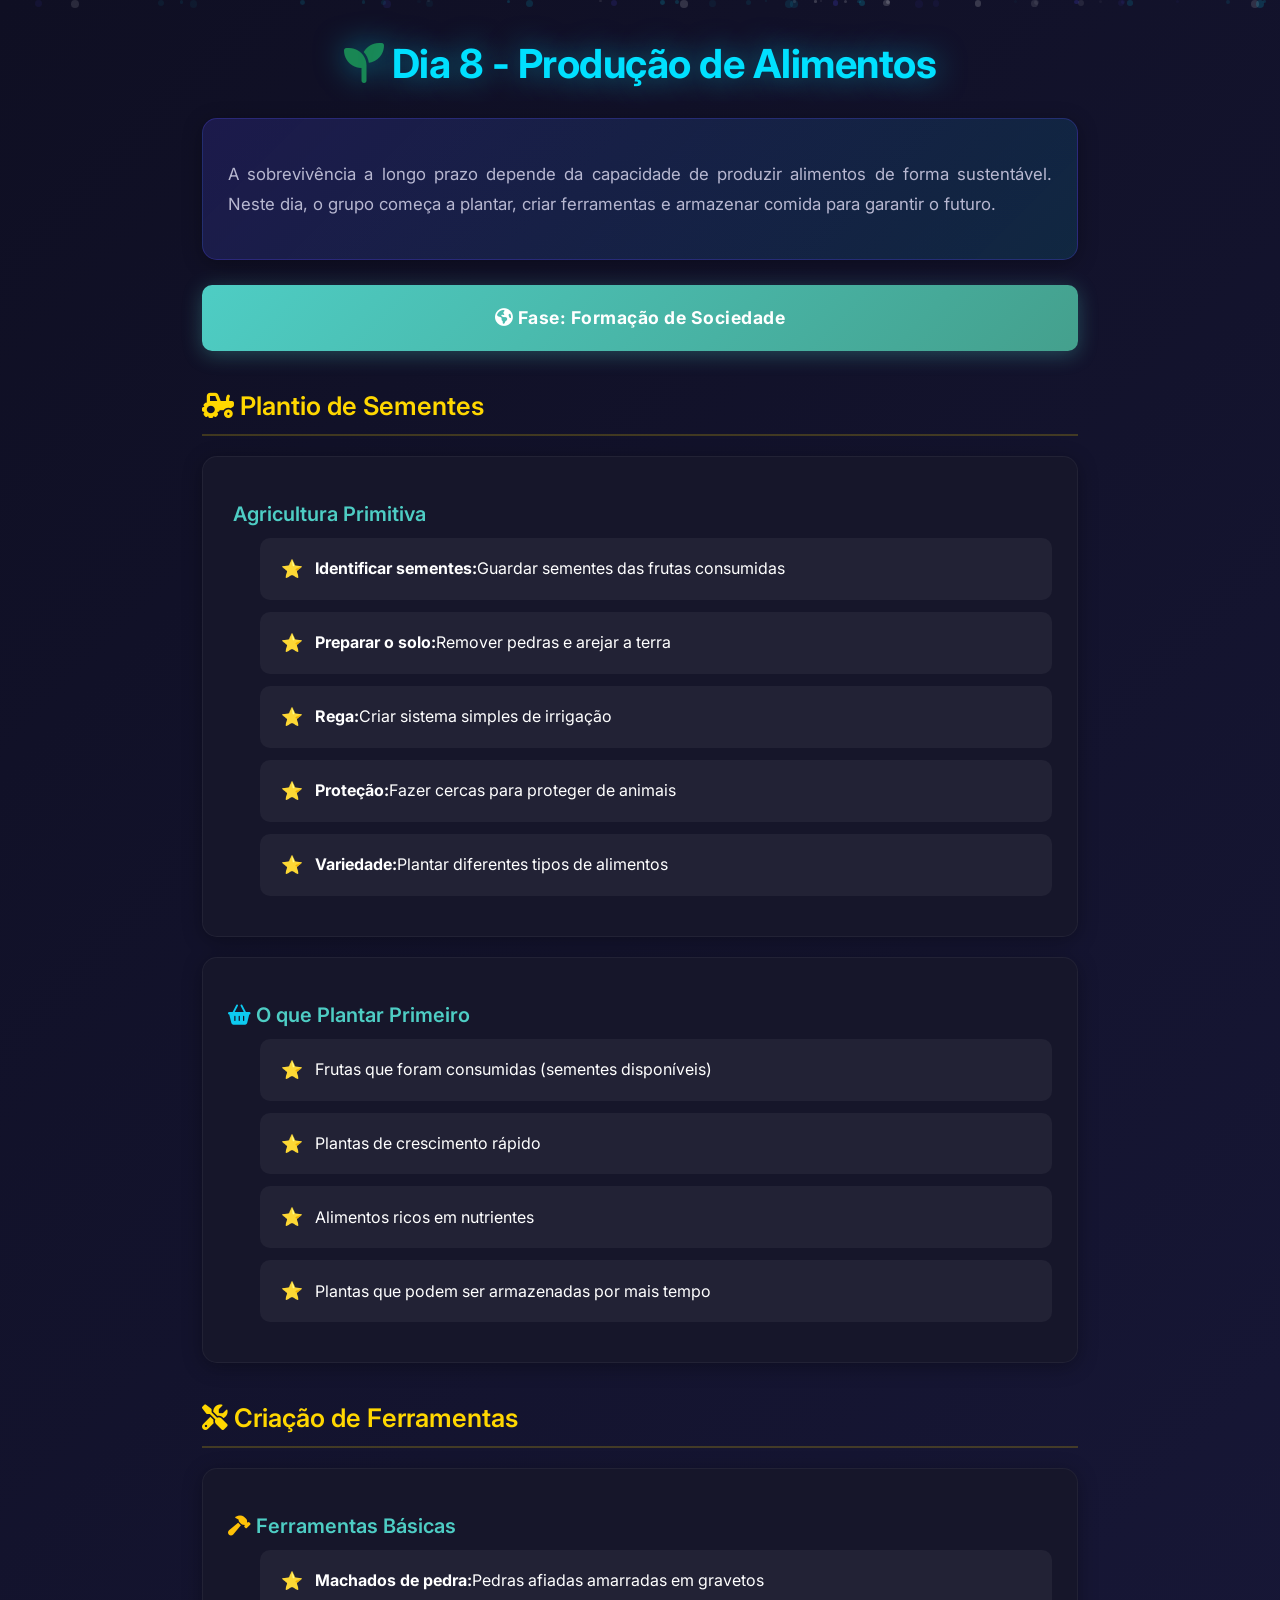
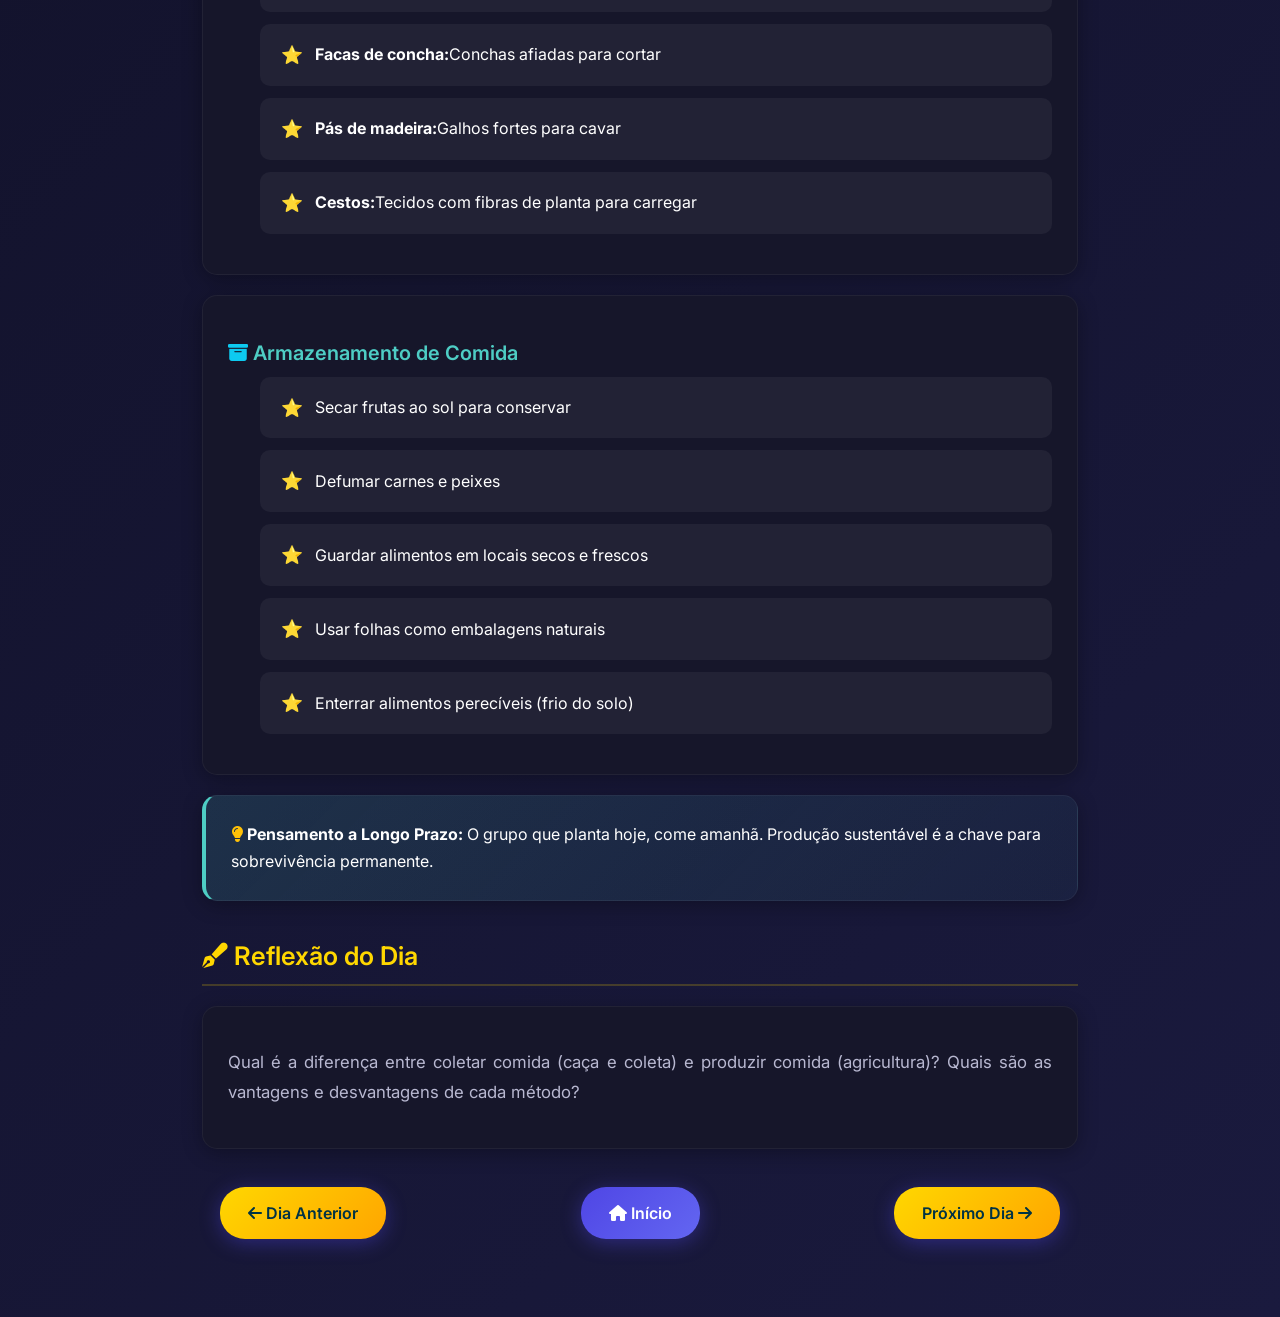
<file: dia8.html>
<!DOCTYPE html>
<html lang="pt-br">
<head>
    <!-- Meta tags para SEO e responsividade -->
    <meta charset="UTF-8">
    <meta name="viewport" content="width=device-width, initial-scale=1.0">
    <meta name="description" content="Dia 8 - Produção de Alimentos | Sobrevivência na Ilha">
    <title>Dia 8 - Produção de Alimentos</title>
    
    <!-- Google Fonts - Inter -->
    <link rel="preconnect" href="https://fonts.googleapis.com">
    <link rel="preconnect" href="https://fonts.gstatic.com" crossorigin>
    <link href="https://fonts.googleapis.com/css2?family=Inter:wght@400;500;600;700&display=swap" rel="stylesheet">
    
    <!-- Bootstrap 5 CSS -->
    <link href="https://cdn.jsdelivr.net/npm/bootstrap@5.3.2/dist/css/bootstrap.min.css" rel="stylesheet">
    
    <!-- Font Awesome para ícones -->
    <link rel="stylesheet" href="https://cdnjs.cloudflare.com/ajax/libs/font-awesome/6.4.2/css/all.min.css">
    
    <!-- CSS personalizado -->
    <link rel="stylesheet" href="style.css">
</head>
<body>
    <!-- Container para partículas flutuantes -->
    <div id="particles-container"></div>

    <div class="container">
        <!-- Cabeçalho -->
        <header class="text-center mb-4">
            <h1 class="fade-in">
                <i class="fas fa-seedling text-success"></i> Dia 8 - Produção de Alimentos
            </h1>
        </header>

        <!-- Introdução -->
        <section class="intro fade-in fade-in-delay-1">
            <p>A sobrevivência a longo prazo depende da capacidade de produzir alimentos de forma 
            sustentável. Neste dia, o grupo começa a plantar, criar ferramentas e armazenar 
            comida para garantir o futuro.</p>
        </section>

        <!-- Fase -->
        <div class="phase long-term fade-in fade-in-delay-2">
            <i class="fas fa-globe-americas"></i> Fase: Formação de Sociedade
        </div>

        <!-- Plantio -->
        <section class="fade-in fade-in-delay-2">
            <h2><i class="fas fa-tractor"></i> Plantio de Sementes</h2>
            
            <div class="section fade-in fade-in-delay-2">
                <h3><i class="fas fa-wheat text-warning"></i> Agricultura Primitiva</h3>
                <ul>
                    <li><strong>Identificar sementes:</strong> Guardar sementes das frutas consumidas</li>
                    <li><strong>Preparar o solo:</strong> Remover pedras e arejar a terra</li>
                    <li><strong>Rega:</strong> Criar sistema simples de irrigação</li>
                    <li><strong>Proteção:</strong> Fazer cercas para proteger de animais</li>
                    <li><strong>Variedade:</strong> Plantar diferentes tipos de alimentos</li>
                </ul>
            </div>

            <div class="section fade-in fade-in-delay-3">
                <h3><i class="fas fa-shopping-basket text-info"></i> O que Plantar Primeiro</h3>
                <ul>
                    <li>Frutas que foram consumidas (sementes disponíveis)</li>
                    <li>Plantas de crescimento rápido</li>
                    <li>Alimentos ricos em nutrientes</li>
                    <li>Plantas que podem ser armazenadas por mais tempo</li>
                </ul>
            </div>
        </section>

        <!-- Ferramentas -->
        <section class="fade-in fade-in-delay-3">
            <h2><i class="fas fa-tools"></i> Criação de Ferramentas</h2>

            <div class="section fade-in fade-in-delay-3">
                <h3><i class="fas fa-hammer text-warning"></i> Ferramentas Básicas</h3>
                <ul>
                    <li><strong>Machados de pedra:</strong> Pedras afiadas amarradas em gravetos</li>
                    <li><strong>Facas de concha:</strong> Conchas afiadas para cortar</li>
                    <li><strong>Pás de madeira:</strong> Galhos fortes para cavar</li>
                    <li><strong>Cestos:</strong> Tecidos com fibras de planta para carregar</li>
                </ul>
            </div>

            <div class="section fade-in fade-in-delay-4">
                <h3><i class="fas fa-archive text-info"></i> Armazenamento de Comida</h3>
                <ul>
                    <li>Secar frutas ao sol para conservar</li>
                    <li>Defumar carnes e peixes</li>
                    <li>Guardar alimentos em locais secos e frescos</li>
                    <li>Usar folhas como embalagens naturais</li>
                    <li>Enterrar alimentos perecíveis (frio do solo)</li>
                </ul>
            </div>
        </section>

        <!-- Pensamento a longo prazo -->
        <div class="success fade-in fade-in-delay-4">
            <strong><i class="fas fa-lightbulb text-warning"></i> Pensamento a Longo Prazo:</strong> 
            O grupo que planta hoje, come amanhã. Produção sustentável é a chave para sobrevivência permanente.
        </div>

        <!-- Reflexão -->
        <section class="fade-in fade-in-delay-5">
            <h2><i class="fas fa-pen-fancy"></i> Reflexão do Dia</h2>
            <div class="section">
                <p>Qual é a diferença entre coletar comida (caça e coleta) e produzir comida (agricultura)? 
                Quais são as vantagens e desvantagens de cada método?</p>
            </div>
        </section>

        <!-- Navegação -->
        <nav id="navigation" class="fade-in"></nav>
    </div>

    <!-- Bootstrap 5 JS Bundle -->
    <script src="https://cdn.jsdelivr.net/npm/bootstrap@5.3.2/dist/js/bootstrap.bundle.min.js"></script>
    
    <!-- JavaScript personalizado -->
    <script src="script.js"></script>
</body>
</html>
</file>
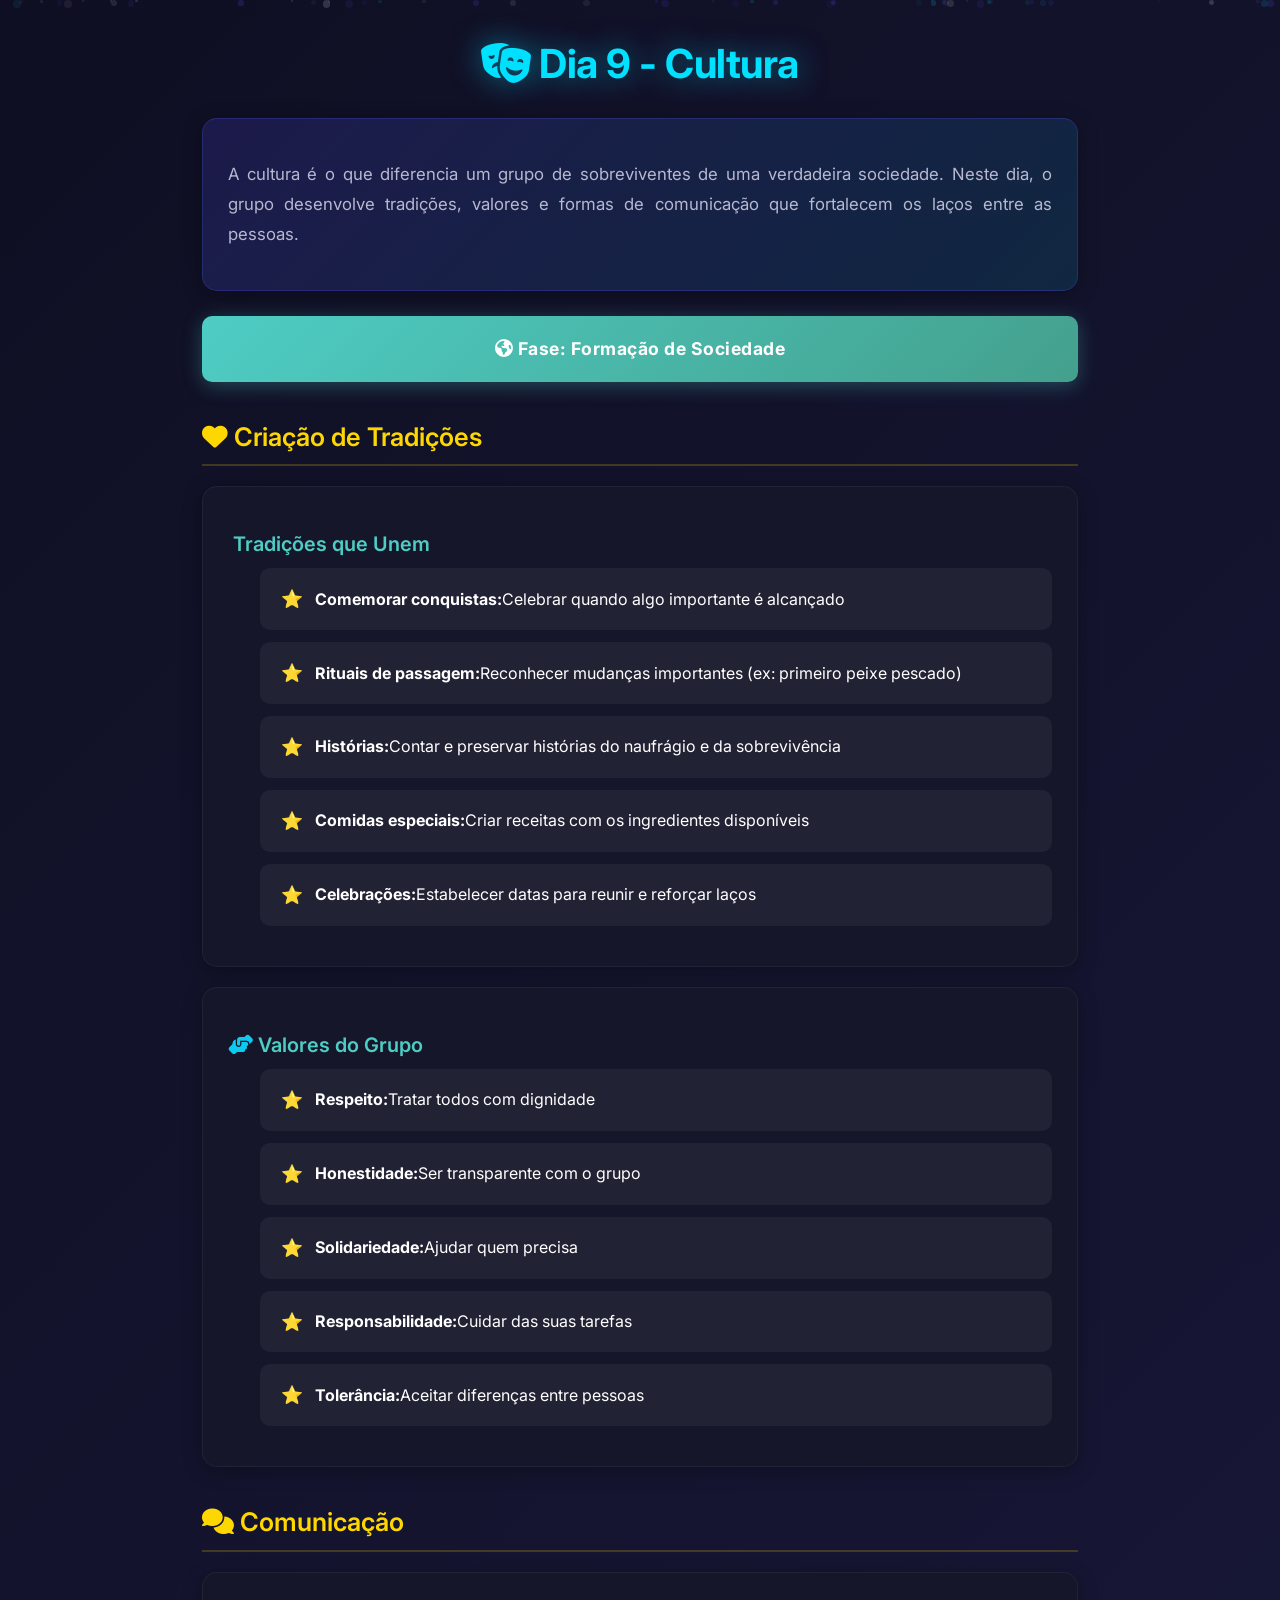
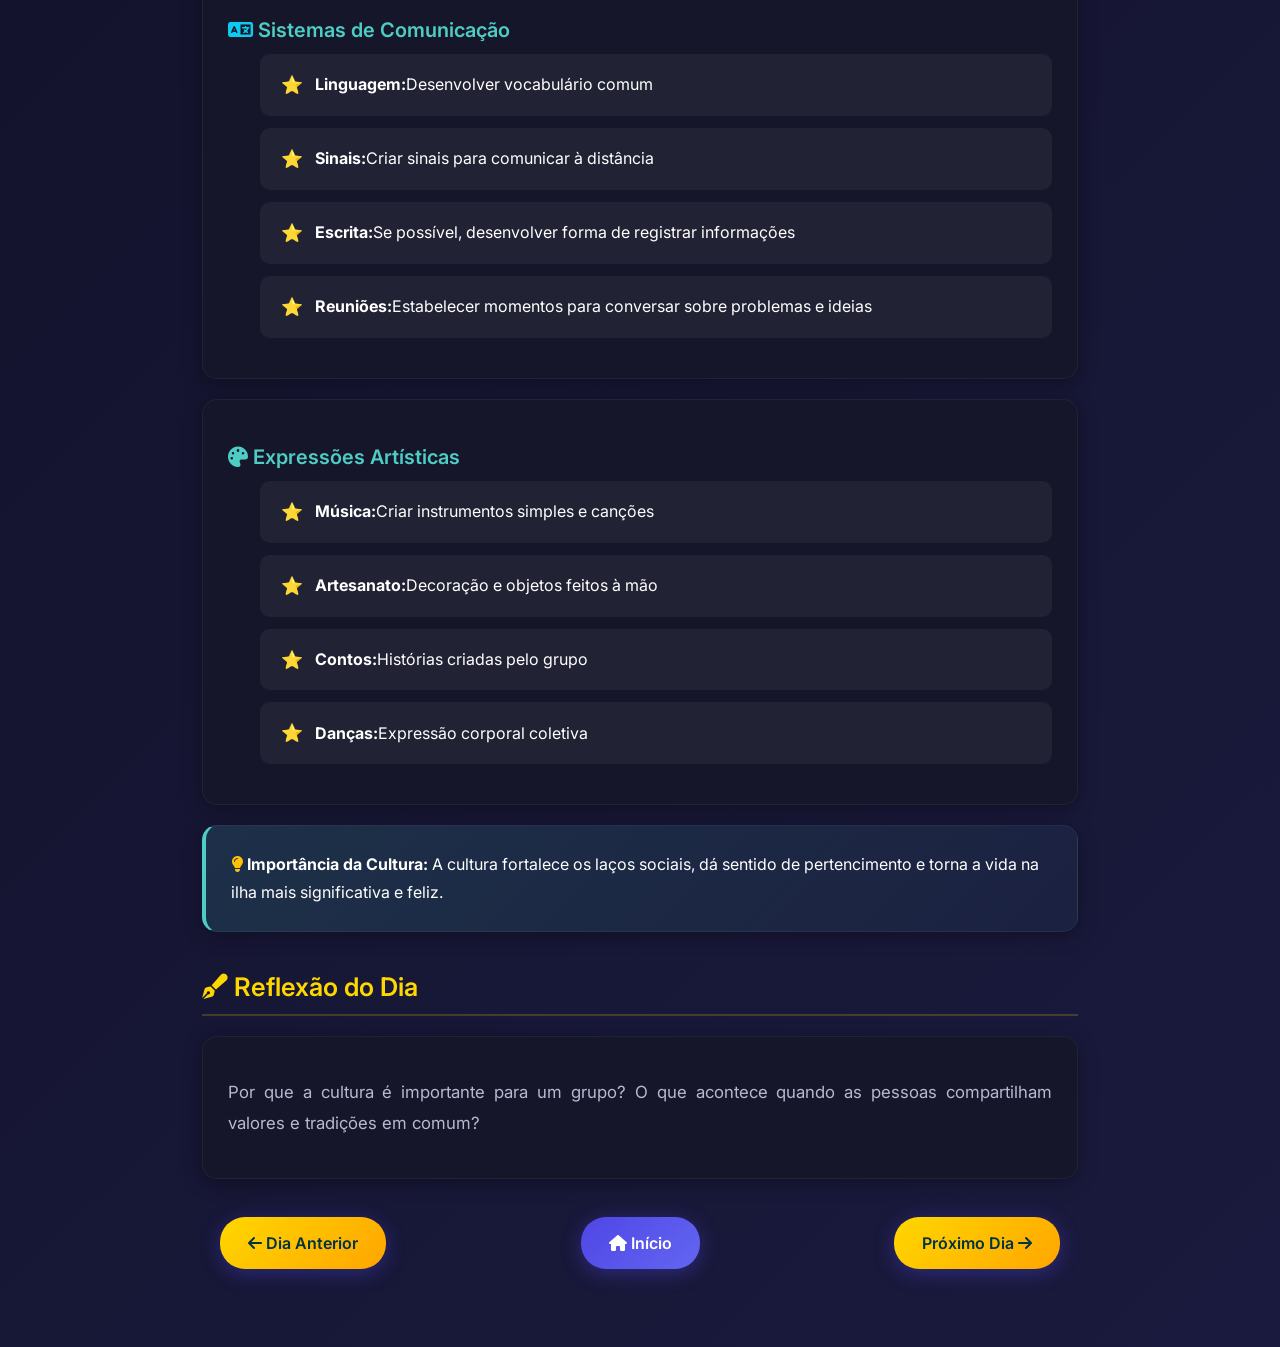
<file: dia9.html>
<!DOCTYPE html>
<html lang="pt-br">
<head>
    <!-- Meta tags para SEO e responsividade -->
    <meta charset="UTF-8">
    <meta name="viewport" content="width=device-width, initial-scale=1.0">
    <meta name="description" content="Dia 9 - Cultura | Sobrevivência na Ilha">
    <title>Dia 9 - Cultura</title>
    
    <!-- Google Fonts - Inter -->
    <link rel="preconnect" href="https://fonts.googleapis.com">
    <link rel="preconnect" href="https://fonts.gstatic.com" crossorigin>
    <link href="https://fonts.googleapis.com/css2?family=Inter:wght@400;500;600;700&display=swap" rel="stylesheet">
    
    <!-- Bootstrap 5 CSS -->
    <link href="https://cdn.jsdelivr.net/npm/bootstrap@5.3.2/dist/css/bootstrap.min.css" rel="stylesheet">
    
    <!-- Font Awesome para ícones -->
    <link rel="stylesheet" href="https://cdnjs.cloudflare.com/ajax/libs/font-awesome/6.4.2/css/all.min.css">
    
    <!-- CSS personalizado -->
    <link rel="stylesheet" href="style.css">
</head>
<body>
    <!-- Container para partículas flutuantes -->
    <div id="particles-container"></div>

    <div class="container">
        <!-- Cabeçalho -->
        <header class="text-center mb-4">
            <h1 class="fade-in">
                <i class="fas fa-masks-theater text-purple"></i> Dia 9 - Cultura
            </h1>
        </header>

        <!-- Introdução -->
        <section class="intro fade-in fade-in-delay-1">
            <p>A cultura é o que diferencia um grupo de sobreviventes de uma verdadeira sociedade. 
            Neste dia, o grupo desenvolve tradições, valores e formas de comunicação que fortalecem 
            os laços entre as pessoas.</p>
        </section>

        <!-- Fase -->
        <div class="phase long-term fade-in fade-in-delay-2">
            <i class="fas fa-globe-americas"></i> Fase: Formação de Sociedade
        </div>

        <!-- Tradições -->
        <section class="fade-in fade-in-delay-2">
            <h2><i class="fas fa-heart"></i> Criação de Tradições</h2>
            
            <div class="section fade-in fade-in-delay-2">
                <h3><i class="fas fa-party-horn text-warning"></i> Tradições que Unem</h3>
                <ul>
                    <li><strong>Comemorar conquistas:</strong> Celebrar quando algo importante é alcançado</li>
                    <li><strong>Rituais de passagem:</strong> Reconhecer mudanças importantes (ex: primeiro peixe pescado)</li>
                    <li><strong>Histórias:</strong> Contar e preservar histórias do naufrágio e da sobrevivência</li>
                    <li><strong>Comidas especiais:</strong> Criar receitas com os ingredientes disponíveis</li>
                    <li><strong>Celebrações:</strong> Estabelecer datas para reunir e reforçar laços</li>
                </ul>
            </div>

            <div class="section fade-in fade-in-delay-3">
                <h3><i class="fas fa-hands-helping text-info"></i> Valores do Grupo</h3>
                <ul>
                    <li><strong>Respeito:</strong> Tratar todos com dignidade</li>
                    <li><strong>Honestidade:</strong> Ser transparente com o grupo</li>
                    <li><strong>Solidariedade:</strong> Ajudar quem precisa</li>
                    <li><strong>Responsabilidade:</strong> Cuidar das suas tarefas</li>
                    <li><strong>Tolerância:</strong> Aceitar diferenças entre pessoas</li>
                </ul>
            </div>
        </section>

        <!-- Comunicação -->
        <section class="fade-in fade-in-delay-3">
            <h2><i class="fas fa-comments"></i> Comunicação</h2>

            <div class="section fade-in fade-in-delay-3">
                <h3><i class="fas fa-language text-info"></i> Sistemas de Comunicação</h3>
                <ul>
                    <li><strong>Linguagem:</strong> Desenvolver vocabulário comum</li>
                    <li><strong>Sinais:</strong> Criar sinais para comunicar à distância</li>
                    <li><strong>Escrita:</strong> Se possível, desenvolver forma de registrar informações</li>
                    <li><strong>Reuniões:</strong> Estabelecer momentos para conversar sobre problemas e ideias</li>
                </ul>
            </div>

            <div class="section fade-in fade-in-delay-4">
                <h3><i class="fas fa-palette text-purple"></i> Expressões Artísticas</h3>
                <ul>
                    <li><strong>Música:</strong> Criar instrumentos simples e canções</li>
                    <li><strong>Artesanato:</strong> Decoração e objetos feitos à mão</li>
                    <li><strong>Contos:</strong> Histórias criadas pelo grupo</li>
                    <li><strong>Danças:</strong> Expressão corporal coletiva</li>
                </ul>
            </div>
        </section>

        <!-- Importância da cultura -->
        <div class="success fade-in fade-in-delay-4">
            <strong><i class="fas fa-lightbulb text-warning"></i> Importância da Cultura:</strong> 
            A cultura fortalece os laços sociais, dá sentido de pertencimento e torna a vida na ilha mais significativa e feliz.
        </div>

        <!-- Reflexão -->
        <section class="fade-in fade-in-delay-5">
            <h2><i class="fas fa-pen-fancy"></i> Reflexão do Dia</h2>
            <div class="section">
                <p>Por que a cultura é importante para um grupo? O que acontece quando 
                as pessoas compartilham valores e tradições em comum?</p>
            </div>
        </section>

        <!-- Navegação -->
        <nav id="navigation" class="fade-in"></nav>
    </div>

    <!-- Bootstrap 5 JS Bundle -->
    <script src="https://cdn.jsdelivr.net/npm/bootstrap@5.3.2/dist/js/bootstrap.bundle.min.js"></script>
    
    <!-- JavaScript personalizado -->
    <script src="script.js"></script>
</body>
</html>
</file>
<file: style.css>
/* =============================================
   ESTILOS MODERNOS - SOBREVIVÊNCIA NA ILHA
   Desenvolvido com HTML5 Semântico, CSS3 Moderno
   ============================================= */

/* ---------------------------------------------
   VARIÁVEIS CSS - cores e configurações
--------------------------------------------- */
:root {
    /* Cores principais - Fundo escuro */
    --bg-primary: #0f0f23;
    --bg-secondary: #1a1a3e;
    --bg-card: #16162a;
    
    /* Cores de destaque - Roxo/Azul */
    --accent-primary: #4f46e5;
    --accent-secondary: #6366f1;
    --accent-cyan: #00e0ff;
    --accent-gold: #ffd700;
    
    /* Cores de feedback */
    --color-warning: #ff6b6b;
    --color-success: #4ecdc4;
    --color-info: #00e0ff;
    
    /* Cores de texto */
    --text-primary: #ffffff;
    --text-secondary: #b8b8d1;
    
    /* Sombras */
    --shadow-card: 0 4px 20px rgba(0, 0, 0, 0.3);
    --shadow-card-hover: 0 10px 40px rgba(79, 70, 229, 0.4);
    
    /* Transições */
    --transition-default: 0.3s ease;
    
    /* Bordas */
    --border-radius: 15px;
    --border-radius-sm: 10px;
}

/* ---------------------------------------------
   RESET BÁSICO
--------------------------------------------- */
* {
    margin: 0;
    padding: 0;
    box-sizing: border-box;
}

/* ---------------------------------------------
   TIPOGRAFIA - Google Fonts (Inter)
--------------------------------------------- */
body {
    font-family: 'Inter', -apple-system, BlinkMacSystemFont, 'Segoe UI', sans-serif;
    background: linear-gradient(135deg, var(--bg-primary), var(--bg-secondary));
    color: var(--text-primary);
    min-height: 100vh;
    display: flex;
    flex-direction: column;
    align-items: center;
    padding: 40px 20px;
    line-height: 1.7;
    overflow-x: hidden;
}

/* Container principal */
.container {
    max-width: 900px;
    width: 100%;
    position: relative;
    z-index: 10;
}

/* ---------------------------------------------
   CABEÇALHO PRINCIPAL
--------------------------------------------- */
h1 {
    font-size: 2.5rem;
    margin-bottom: 30px;
    text-align: center;
    color: var(--accent-cyan);
    text-shadow: 0 0 30px rgba(0, 224, 255, 0.5);
    font-weight: 700;
    letter-spacing: -0.5px;
}

h2 {
    margin-top: 40px;
    margin-bottom: 20px;
    color: var(--accent-gold);
    font-size: 1.6rem;
    border-bottom: 2px solid rgba(255, 215, 0, 0.2);
    padding-bottom: 12px;
    font-weight: 600;
}

h3 {
    margin-top: 20px;
    margin-bottom: 12px;
    color: var(--color-success);
    font-size: 1.25rem;
    font-weight: 600;
}

/* ---------------------------------------------
   SEÇÕES E BLOCOS
--------------------------------------------- */
.section, .intro, .warning, .success {
    background: var(--bg-card);
    padding: 25px;
    border-radius: var(--border-radius);
    margin: 20px 0;
    box-shadow: var(--shadow-card);
    border: 1px solid rgba(255, 255, 255, 0.05);
}

/* Intro especial */
.intro {
    background: linear-gradient(135deg, rgba(79, 70, 229, 0.2), rgba(0, 224, 255, 0.1));
    text-align: center;
    border: 1px solid rgba(79, 70, 229, 0.3);
}

/* Bloco de aviso */
.warning {
    border-left: 4px solid var(--color-warning);
    background: linear-gradient(135deg, rgba(255, 107, 107, 0.15), rgba(255, 107, 107, 0.05));
}

/* Bloco de sucesso/pergunta */
.success {
    border-left: 4px solid var(--color-success);
    background: linear-gradient(135deg, rgba(78, 205, 196, 0.15), rgba(78, 205, 196, 0.05));
}

/* ---------------------------------------------
   INDICADORES DE FASE
--------------------------------------------- */
.phase {
    text-align: center;
    padding: 18px;
    margin: 25px 0;
    border-radius: var(--border-radius-sm);
    font-size: 1.1rem;
    font-weight: 700;
    letter-spacing: 0.5px;
}

.phase.short-term {
    background: linear-gradient(135deg, var(--color-warning), #ee5a24);
    box-shadow: 0 4px 20px rgba(255, 107, 107, 0.3);
}

.phase.long-term {
    background: linear-gradient(135deg, var(--color-success), #44a08d);
    box-shadow: 0 4px 20px rgba(78, 205, 196, 0.3);
}

/* ---------------------------------------------
   LISTAS
--------------------------------------------- */
ul {
    list-style: none;
    margin-bottom: 15px;
}

ul li {
    background: rgba(255, 255, 255, 0.05);
    padding: 15px 20px;
    margin: 12px 0;
    border-radius: var(--border-radius-sm);
    transition: var(--transition-default);
    display: flex;
    align-items: center;
    border: 1px solid transparent;
}

ul li::before {
    content: "⭐";
    margin-right: 12px;
    font-size: 1.1rem;
}

ul li:hover {
    background: rgba(79, 70, 229, 0.2);
    border-color: var(--accent-primary);
    transform: translateX(8px);
    box-shadow: 0 4px 15px rgba(79, 70, 229, 0.3);
}

/* ---------------------------------------------
   PARÁGRAFOS
--------------------------------------------- */
p {
    line-height: 1.8;
    font-size: 1.05rem;
    margin: 15px 0;
    text-align: justify;
    color: var(--text-secondary);
}

/* ---------------------------------------------
   CARDS DOS DIAS
--------------------------------------------- */
.day-card {
    background: var(--bg-card);
    border-radius: var(--border-radius);
    padding: 25px;
    margin: 18px 0;
    transition: var(--transition-default);
    cursor: pointer;
    border: 2px solid transparent;
    position: relative;
    overflow: hidden;
}

/* Borda colorida no topo do card */
.day-card::before {
    content: '';
    position: absolute;
    top: 0;
    left: 0;
    right: 0;
    height: 4px;
    background: linear-gradient(90deg, var(--accent-primary), var(--accent-cyan));
    transform: scaleX(0);
    transition: transform var(--transition-default);
}

/* Estado hover do card */
.day-card:hover {
    background: rgba(79, 70, 229, 0.15);
    border-color: var(--accent-primary);
    transform: translateY(-8px);
    box-shadow: var(--shadow-card-hover);
}

/* Borda colorida aparece no hover */
.day-card:hover::before {
    transform: scaleX(1);
}

.day-card h3 {
    margin-top: 0;
    color: var(--accent-gold);
    font-size: 1.3rem;
}

/* Número do dia */
.day-card .day-number {
    display: inline-block;
    background: linear-gradient(135deg, var(--accent-primary), var(--accent-secondary));
    color: white;
    padding: 6px 18px;
    border-radius: 20px;
    font-weight: 700;
    margin-bottom: 12px;
    font-size: 0.9rem;
    box-shadow: 0 4px 15px rgba(79, 70, 229, 0.4);
}

/* ---------------------------------------------
   BOTÕES
--------------------------------------------- */
.btn-container {
    display: flex;
    flex-wrap: wrap;
    justify-content: center;
    gap: 15px;
    margin: 35px 0;
}

button, a.btn {
    display: inline-block;
    text-decoration: none;
    background: linear-gradient(135deg, var(--accent-primary), var(--accent-secondary));
    color: white;
    padding: 14px 28px;
    margin: 8px;
    border-radius: 25px;
    font-weight: 600;
    font-size: 1rem;
    transition: var(--transition-default);
    border: none;
    cursor: pointer;
    box-shadow: 0 4px 20px rgba(79, 70, 229, 0.4);
    font-family: 'Inter', sans-serif;
}

button:hover, a.btn:hover {
    background: linear-gradient(135deg, var(--accent-secondary), var(--accent-primary));
    transform: translateY(-3px) scale(1.02);
    box-shadow: 0 8px 30px rgba(79, 70, 229, 0.6);
}

/* Botão de navegação */
button.btn-nav, a.btn.btn-nav {
    background: linear-gradient(135deg, var(--accent-gold), #ffa500);
    color: #003344;
}

button.btn-nav:hover, a.btn.btn-nav:hover {
    background: linear-gradient(135deg, #ffa500, #ff8c00);
}

/* ---------------------------------------------
   NAVEGAÇÃO
--------------------------------------------- */
nav {
    display: flex;
    justify-content: space-between;
    width: 100%;
    max-width: 900px;
    margin: 30px 0;
    padding: 0 10px;
    flex-wrap: wrap;
    gap: 10px;
}

/* Links */
a {
    display: inline-block;
    text-decoration: none;
    color: var(--accent-cyan);
    padding: 12px 18px;
    margin: 5px;
    border-radius: 8px;
    font-weight: 600;
    transition: var(--transition-default);
}

a:hover {
    color: var(--accent-gold);
    background: rgba(255, 215, 0, 0.15);
}

/* ---------------------------------------------
   PARTICLES - Flocos flutuantes no header
--------------------------------------------- */
#particles-container {
    position: fixed;
    top: 0;
    left: 0;
    width: 100%;
    height: 100%;
    pointer-events: none;
    z-index: 1;
    overflow: hidden;
}

.particle {
    position: absolute;
    border-radius: 50%;
    background: rgba(255, 255, 255, 0.1);
    animation: float linear infinite;
}

@keyframes float {
    0% {
        transform: translateY(100vh) rotate(0deg);
        opacity: 0;
    }
    10% {
        opacity: 1;
    }
    90% {
        opacity: 1;
    }
    100% {
        transform: translateY(-100vh) rotate(720deg);
        opacity: 0;
    }
}

/* ---------------------------------------------
   ANIMAÇÕES - Fade-in ao rolar (Intersection Observer)
--------------------------------------------- */
.fade-in {
    opacity: 0;
    transform: translateY(30px);
    transition: opacity 0.6s ease-out, transform 0.6s ease-out;
}

.fade-in.visible {
    opacity: 1;
    transform: translateY(0);
}

/* Delay para elementos sequenciais */
.fade-in-delay-1 { transition-delay: 0.1s; }
.fade-in-delay-2 { transition-delay: 0.2s; }
.fade-in-delay-3 { transition-delay: 0.3s; }
.fade-in-delay-4 { transition-delay: 0.4s; }
.fade-in-delay-5 { transition-delay: 0.5s; }

/* ---------------------------------------------
   RESPONSIVIDADE - Mobile e Desktop
--------------------------------------------- */
@media (max-width: 768px) {
    body {
        padding: 20px 15px;
    }
    
    h1 {
        font-size: 1.8rem;
        margin-bottom: 20px;
    }
    
    h2 {
        font-size: 1.4rem;
        margin-top: 30px;
    }
    
    h3 {
        font-size: 1.15rem;
    }
    
    .container {
        max-width: 100%;
    }
    
    .section, .intro, .warning, .success {
        padding: 18px;
        margin: 15px 0;
    }
    
    .btn-container {
        flex-direction: column;
        align-items: center;
    }
    
    button, a.btn {
        width: 100%;
        max-width: 280px;
        text-align: center;
        padding: 12px 20px;
    }
    
    nav {
        flex-direction: column;
        align-items: center;
        gap: 12px;
    }
    
    nav a {
        width: 100%;
        max-width: 280px;
        text-align: center;
    }
    
    .day-card {
        padding: 18px;
    }
    
    .phase {
        font-size: 1rem;
        padding: 14px;
    }
}

@media (max-width: 480px) {
    h1 {
        font-size: 1.5rem;
    }
    
    h2 {
        font-size: 1.2rem;
    }
    
    p {
        font-size: 0.95rem;
    }
    
    ul li {
        padding: 12px 15px;
        font-size: 0.95rem;
    }
}
</file>
